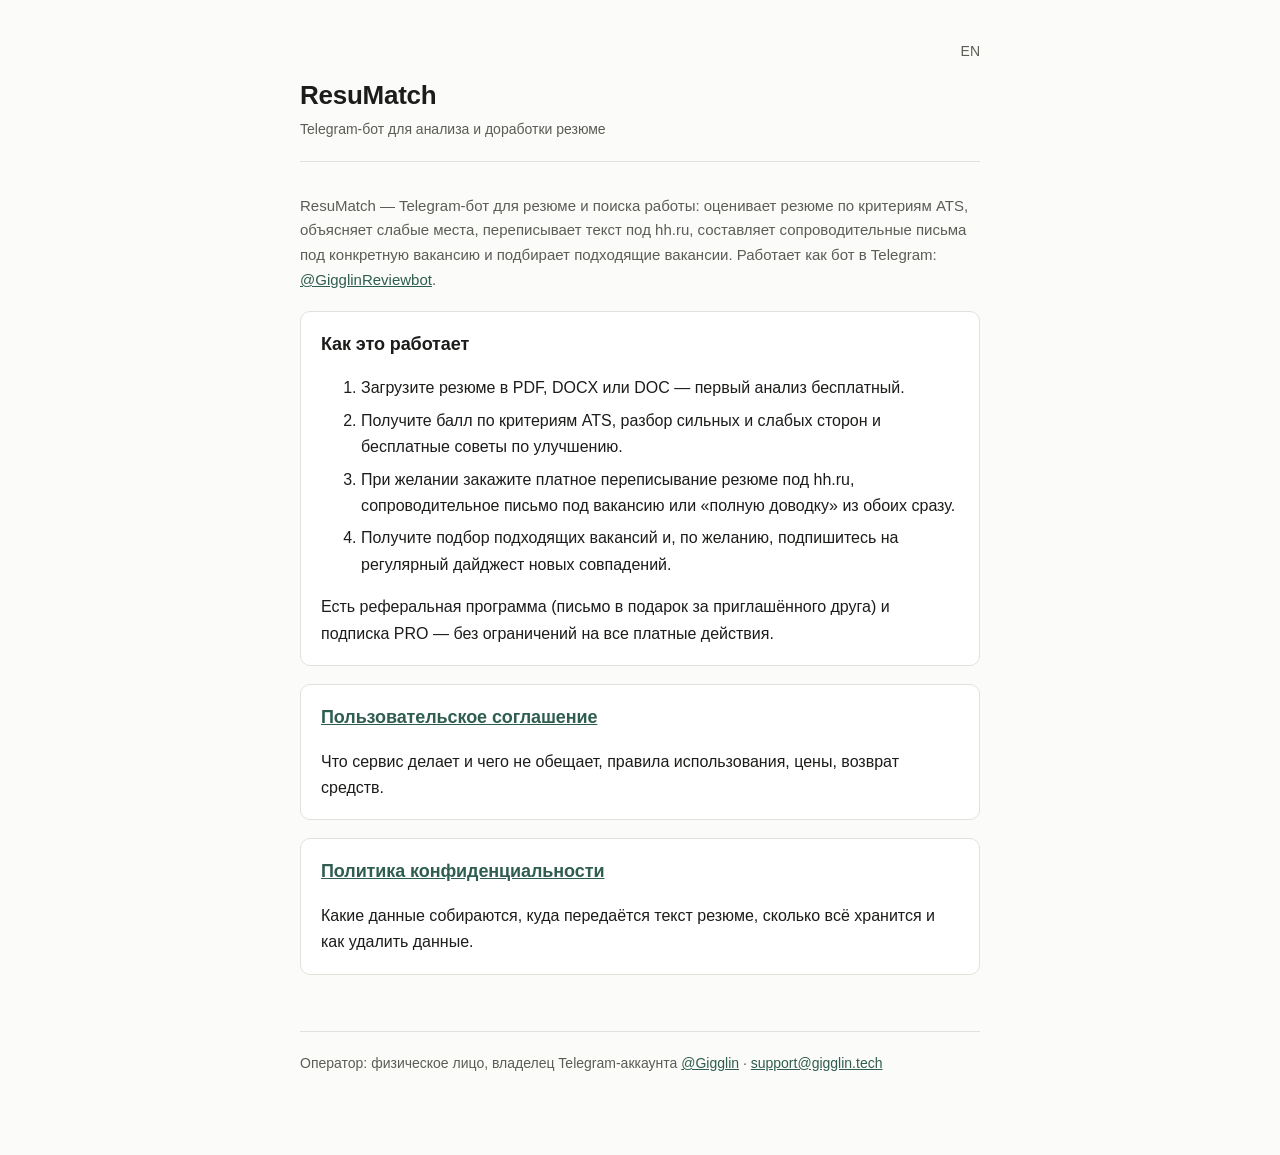
<file: index.html>
<!doctype html>
<html lang="ru">
<head>
<meta charset="utf-8">
<meta name="viewport" content="width=device-width, initial-scale=1">
<title>ResuMatch — документы</title>
<link rel="stylesheet" href="style.css">
</head>
<body>
<div class="wrap">
<header>
  <div class="header-row">
    <a class="lang" href="./index-en.html">EN</a>
  </div>
  <h1>ResuMatch</h1>
  <p class="updated">Telegram-бот для анализа и доработки резюме</p>
</header>

<p class="lead">ResuMatch — Telegram-бот для резюме и поиска работы: оценивает резюме по критериям ATS, объясняет слабые места, переписывает текст под hh.ru, составляет сопроводительные письма под конкретную вакансию и подбирает подходящие вакансии. Работает как бот в Telegram: <a href="https://t.me/GigglinReviewbot">@GigglinReviewbot</a>.</p>

<div class="card">
  <h2>Как это работает</h2>
  <ol>
    <li>Загрузите резюме в PDF, DOCX или DOC — первый анализ бесплатный.</li>
    <li>Получите балл по критериям ATS, разбор сильных и слабых сторон и бесплатные советы по улучшению.</li>
    <li>При желании закажите платное переписывание резюме под hh.ru, сопроводительное письмо под вакансию или «полную доводку» из обоих сразу.</li>
    <li>Получите подбор подходящих вакансий и, по желанию, подпишитесь на регулярный дайджест новых совпадений.</li>
  </ol>
  <p>Есть реферальная программа (письмо в подарок за приглашённого друга) и подписка PRO — без ограничений на все платные действия.</p>
</div>

<div class="card">
  <h2><a href="./terms.html">Пользовательское соглашение</a></h2>
  <p>Что сервис делает и чего не обещает, правила использования, цены, возврат средств.</p>
</div>

<div class="card">
  <h2><a href="./privacy.html">Политика конфиденциальности</a></h2>
  <p>Какие данные собираются, куда передаётся текст резюме, сколько всё хранится и как удалить данные.</p>
</div>

<footer>
  Оператор: физическое лицо, владелец Telegram-аккаунта <a href="https://t.me/Gigglin">@Gigglin</a> · <a href="mailto:support@gigglin.tech">support@gigglin.tech</a>
</footer>
</div>
</body>
</html>
</file>
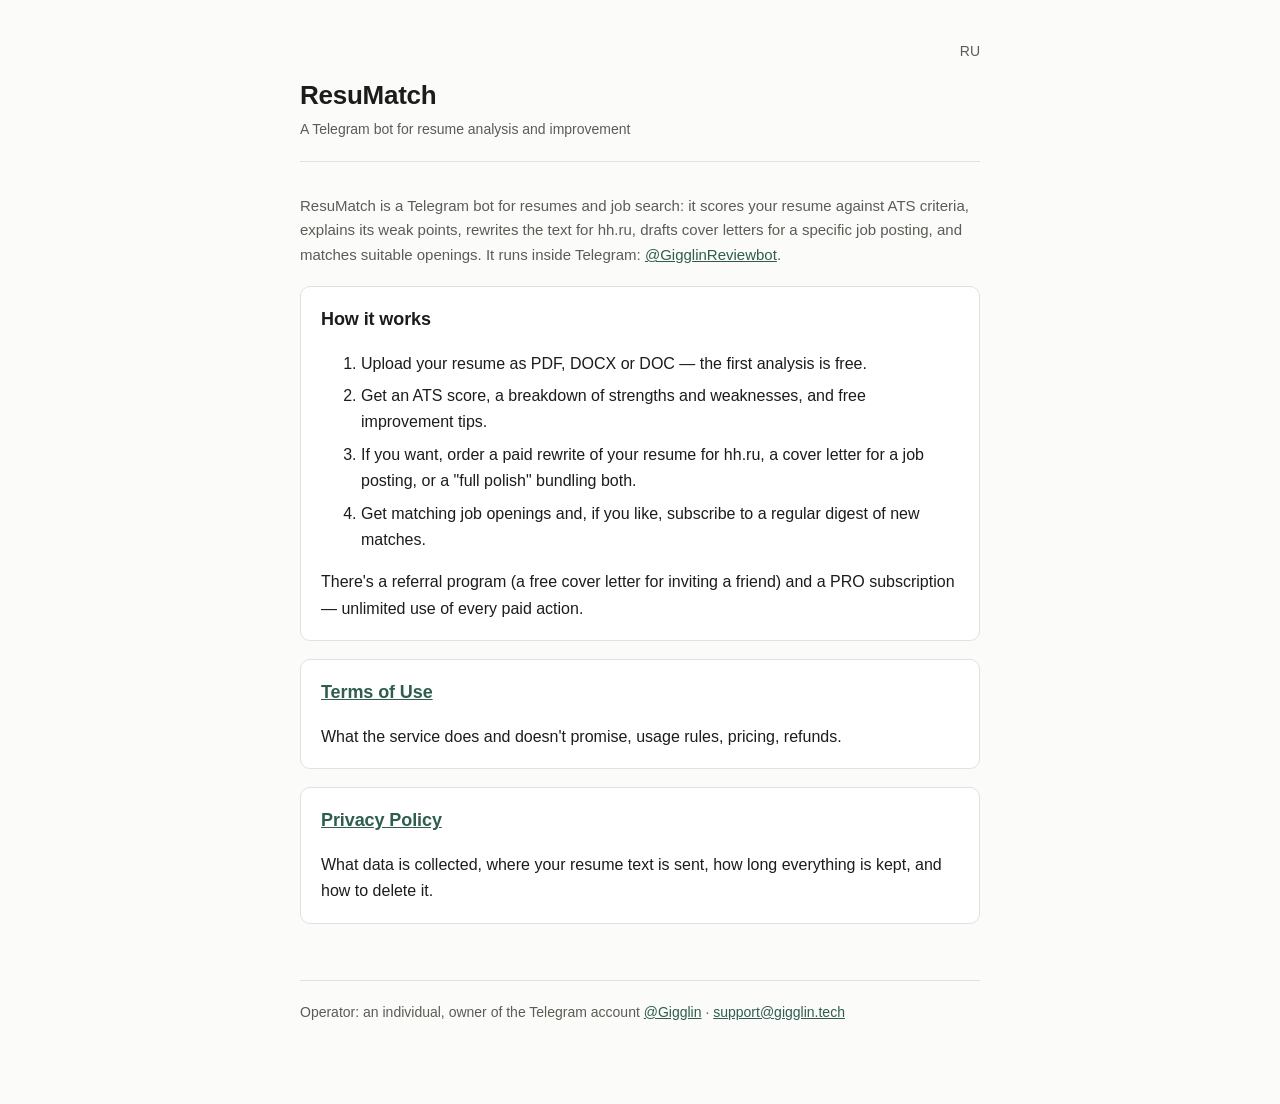
<file: index-en.html>
<!doctype html>
<html lang="en">
<head>
<meta charset="utf-8">
<meta name="viewport" content="width=device-width, initial-scale=1">
<title>ResuMatch — Documents</title>
<link rel="stylesheet" href="style.css">
</head>
<body>
<div class="wrap">
<header>
  <div class="header-row">
    <a class="lang" href="./index.html">RU</a>
  </div>
  <h1>ResuMatch</h1>
  <p class="updated">A Telegram bot for resume analysis and improvement</p>
</header>

<p class="lead">ResuMatch is a Telegram bot for resumes and job search: it scores your resume against ATS criteria, explains its weak points, rewrites the text for hh.ru, drafts cover letters for a specific job posting, and matches suitable openings. It runs inside Telegram: <a href="https://t.me/GigglinReviewbot">@GigglinReviewbot</a>.</p>

<div class="card">
  <h2>How it works</h2>
  <ol>
    <li>Upload your resume as PDF, DOCX or DOC — the first analysis is free.</li>
    <li>Get an ATS score, a breakdown of strengths and weaknesses, and free improvement tips.</li>
    <li>If you want, order a paid rewrite of your resume for hh.ru, a cover letter for a job posting, or a "full polish" bundling both.</li>
    <li>Get matching job openings and, if you like, subscribe to a regular digest of new matches.</li>
  </ol>
  <p>There's a referral program (a free cover letter for inviting a friend) and a PRO subscription — unlimited use of every paid action.</p>
</div>

<div class="card">
  <h2><a href="./terms-en.html">Terms of Use</a></h2>
  <p>What the service does and doesn't promise, usage rules, pricing, refunds.</p>
</div>

<div class="card">
  <h2><a href="./privacy-en.html">Privacy Policy</a></h2>
  <p>What data is collected, where your resume text is sent, how long everything is kept, and how to delete it.</p>
</div>

<footer>
  Operator: an individual, owner of the Telegram account <a href="https://t.me/Gigglin">@Gigglin</a> · <a href="mailto:support@gigglin.tech">support@gigglin.tech</a>
</footer>
</div>
</body>
</html>
</file>
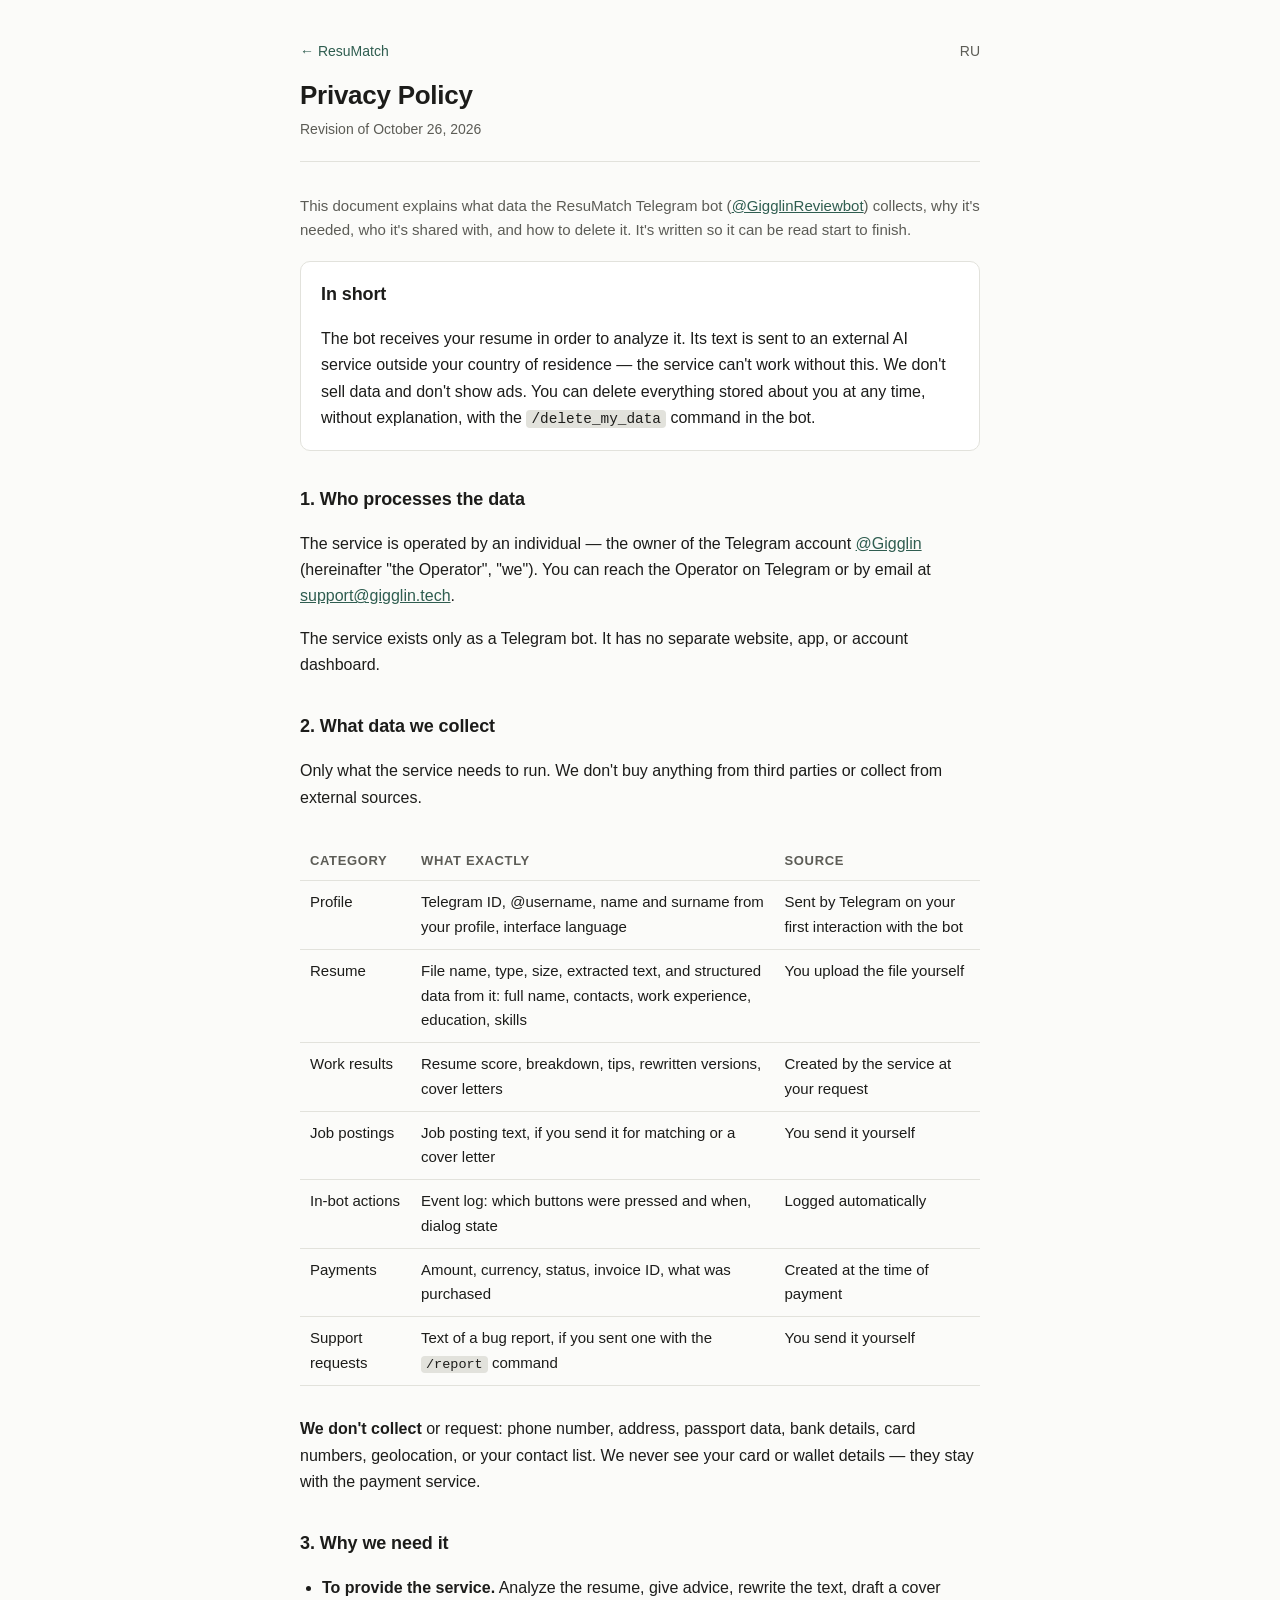
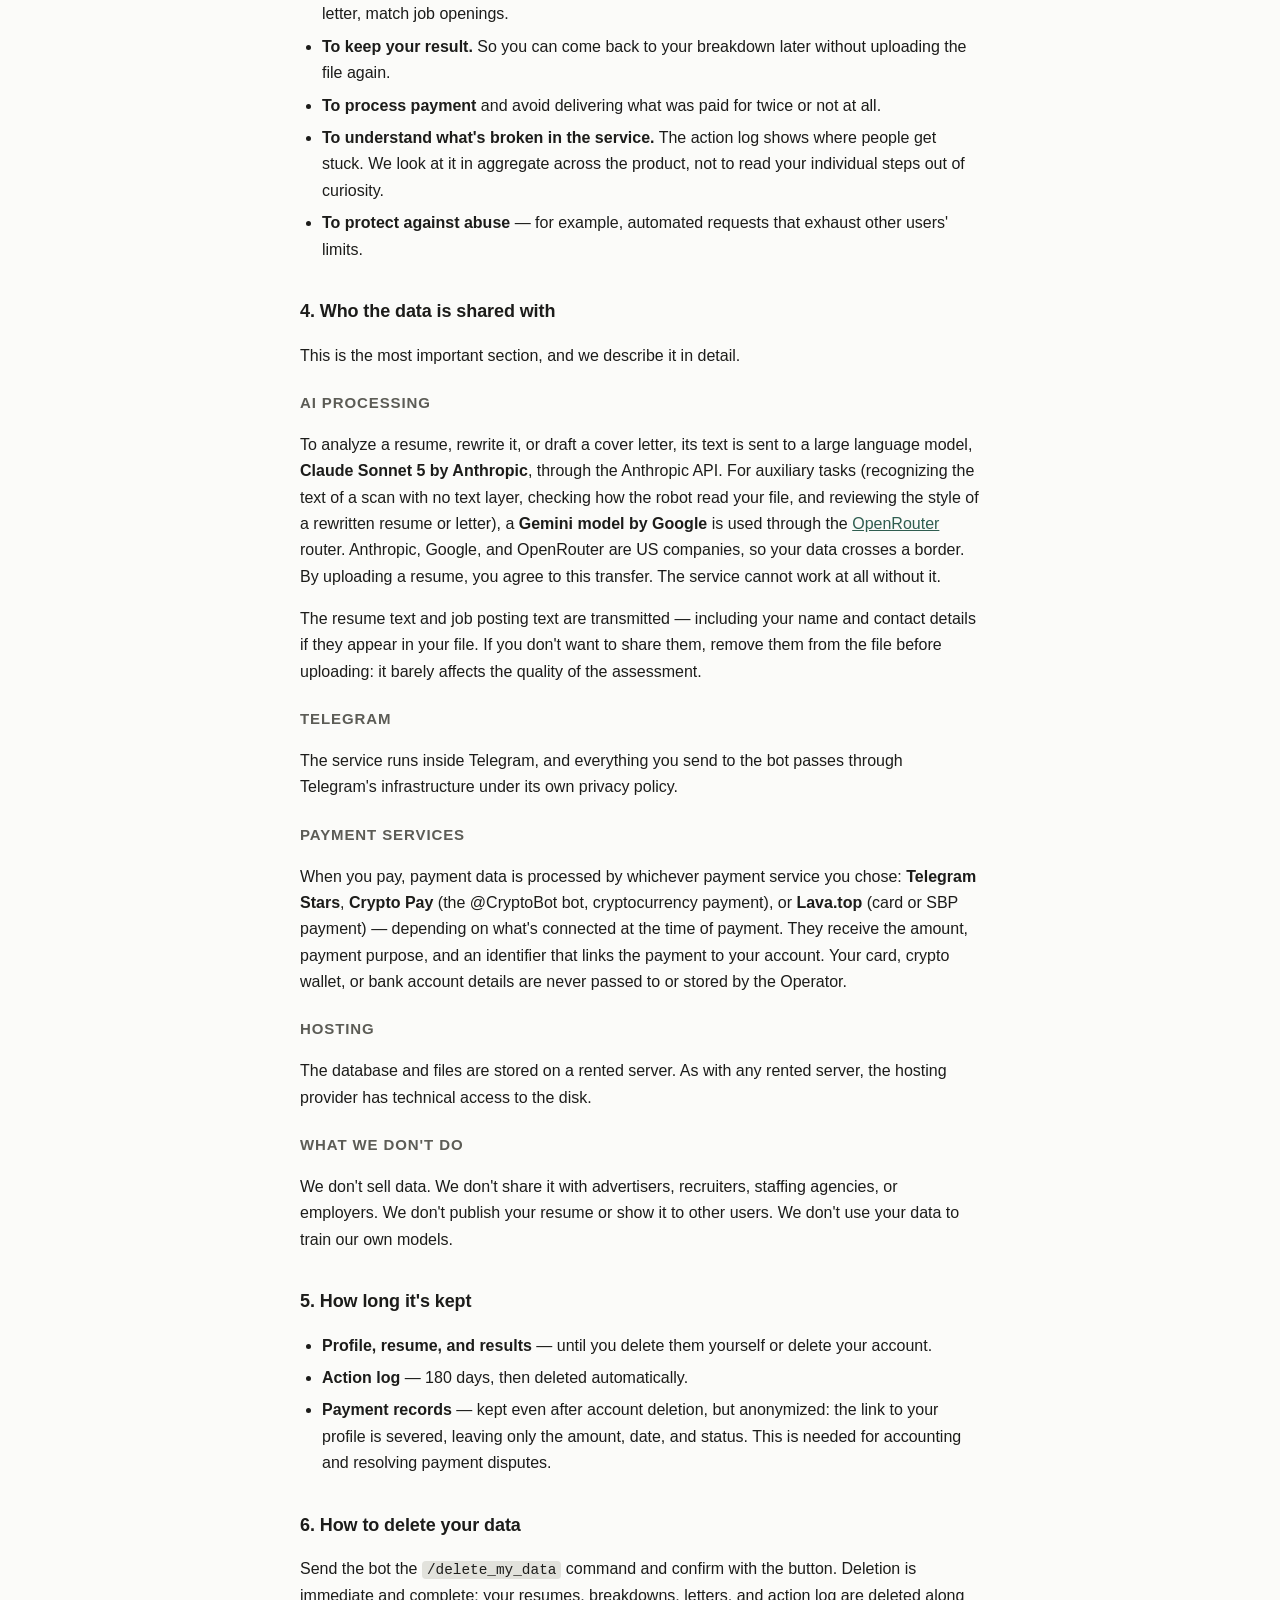
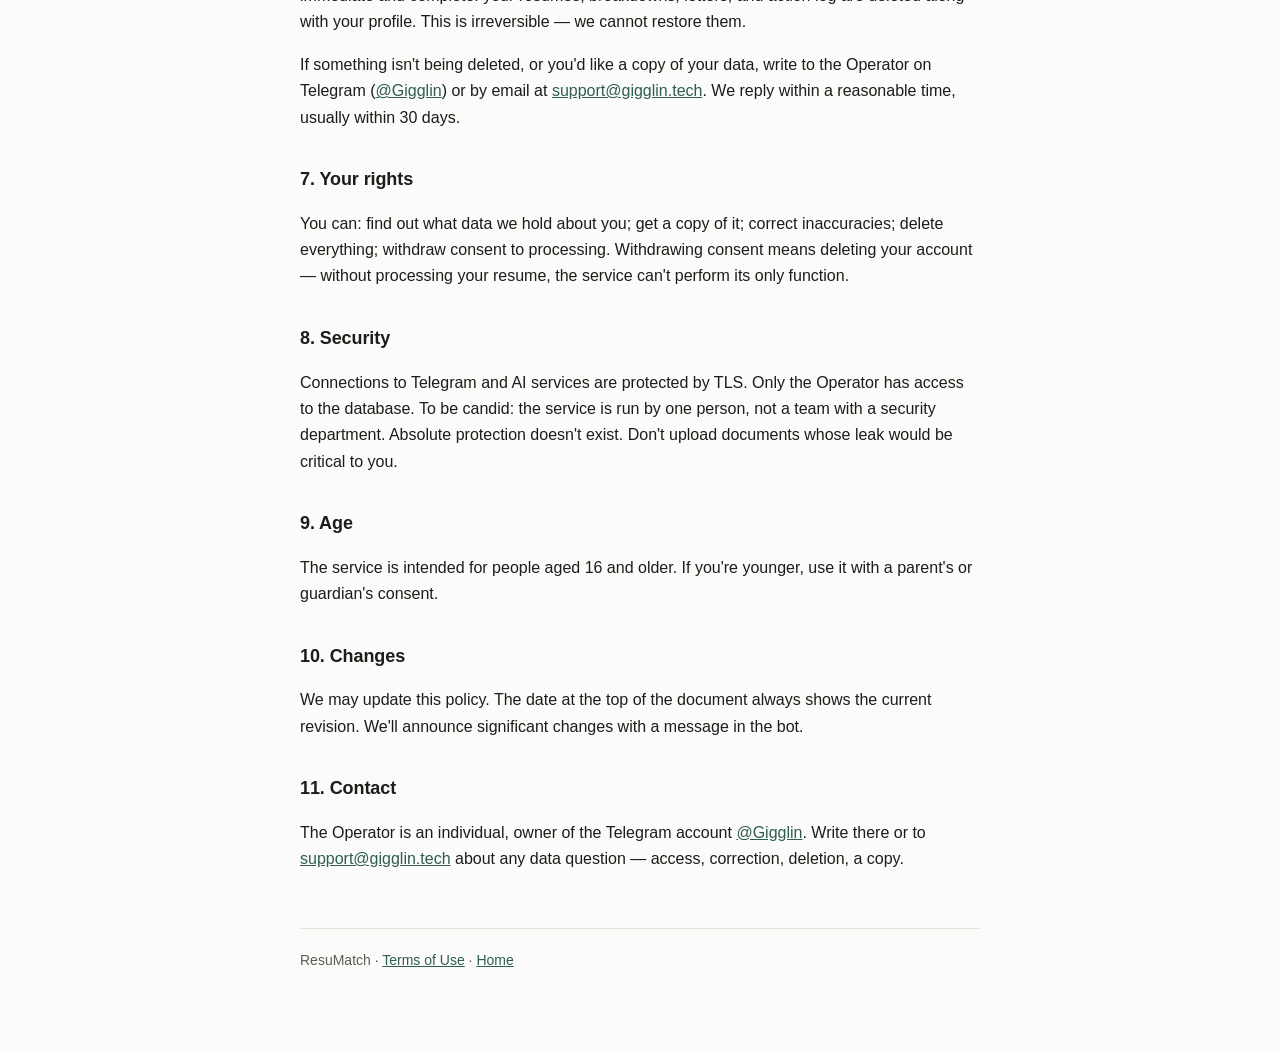
<file: privacy-en.html>
<!doctype html>
<html lang="en">
<head>
<meta charset="utf-8">
<meta name="viewport" content="width=device-width, initial-scale=1">
<title>Privacy Policy — ResuMatch</title>
<link rel="stylesheet" href="style.css">
</head>
<body>
<div class="wrap">
<header>
  <div class="header-row">
    <a class="home" href="./index-en.html">← ResuMatch</a>
    <a class="lang" href="./privacy.html">RU</a>
  </div>
  <h1>Privacy Policy</h1>
  <p class="updated">Revision of October 26, 2026</p>
</header>

<p class="lead">This document explains what data the ResuMatch Telegram bot (<a href="https://t.me/GigglinReviewbot">@GigglinReviewbot</a>) collects, why it's needed, who it's shared with, and how to delete it. It's written so it can be read start to finish.</p>

<div class="card">
  <h2>In short</h2>
  <p>The bot receives your resume in order to analyze it. Its text is sent to an external AI service outside your country of residence — the service can't work without this. We don't sell data and don't show ads. You can delete everything stored about you at any time, without explanation, with the <code>/delete_my_data</code> command in the bot.</p>
</div>

<h2>1. Who processes the data</h2>
<p>The service is operated by an individual — the owner of the Telegram account <a href="https://t.me/Gigglin">@Gigglin</a> (hereinafter "the Operator", "we"). You can reach the Operator on Telegram or by email at <a href="mailto:support@gigglin.tech">support@gigglin.tech</a>.</p>
<p>The service exists only as a Telegram bot. It has no separate website, app, or account dashboard.</p>

<h2>2. What data we collect</h2>
<p>Only what the service needs to run. We don't buy anything from third parties or collect from external sources.</p>

<div class="scroll">
<table>
<thead><tr><th>Category</th><th>What exactly</th><th>Source</th></tr></thead>
<tbody>
<tr><td>Profile</td><td>Telegram ID, @username, name and surname from your profile, interface language</td><td>Sent by Telegram on your first interaction with the bot</td></tr>
<tr><td>Resume</td><td>File name, type, size, extracted text, and structured data from it: full name, contacts, work experience, education, skills</td><td>You upload the file yourself</td></tr>
<tr><td>Work results</td><td>Resume score, breakdown, tips, rewritten versions, cover letters</td><td>Created by the service at your request</td></tr>
<tr><td>Job postings</td><td>Job posting text, if you send it for matching or a cover letter</td><td>You send it yourself</td></tr>
<tr><td>In-bot actions</td><td>Event log: which buttons were pressed and when, dialog state</td><td>Logged automatically</td></tr>
<tr><td>Payments</td><td>Amount, currency, status, invoice ID, what was purchased</td><td>Created at the time of payment</td></tr>
<tr><td>Support requests</td><td>Text of a bug report, if you sent one with the <code>/report</code> command</td><td>You send it yourself</td></tr>
</tbody>
</table>
</div>

<p><strong>We don't collect</strong> or request: phone number, address, passport data, bank details, card numbers, geolocation, or your contact list. We never see your card or wallet details — they stay with the payment service.</p>

<h2>3. Why we need it</h2>
<ul>
  <li><strong>To provide the service.</strong> Analyze the resume, give advice, rewrite the text, draft a cover letter, match job openings.</li>
  <li><strong>To keep your result.</strong> So you can come back to your breakdown later without uploading the file again.</li>
  <li><strong>To process payment</strong> and avoid delivering what was paid for twice or not at all.</li>
  <li><strong>To understand what's broken in the service.</strong> The action log shows where people get stuck. We look at it in aggregate across the product, not to read your individual steps out of curiosity.</li>
  <li><strong>To protect against abuse</strong> — for example, automated requests that exhaust other users' limits.</li>
</ul>

<h2>4. Who the data is shared with</h2>
<p>This is the most important section, and we describe it in detail.</p>

<h3>AI processing</h3>
<p>To analyze a resume, rewrite it, or draft a cover letter, its text is sent to a large language model, <strong>Claude Sonnet 5 by Anthropic</strong>, through the Anthropic API. For auxiliary tasks (recognizing the text of a scan with no text layer, checking how the robot read your file, and reviewing the style of a rewritten resume or letter), a <strong>Gemini model by Google</strong> is used through the <a href="https://openrouter.ai/">OpenRouter</a> router. Anthropic, Google, and OpenRouter are US companies, so your data crosses a border. By uploading a resume, you agree to this transfer. The service cannot work at all without it.</p>
<p>The resume text and job posting text are transmitted — including your name and contact details if they appear in your file. If you don't want to share them, remove them from the file before uploading: it barely affects the quality of the assessment.</p>

<h3>Telegram</h3>
<p>The service runs inside Telegram, and everything you send to the bot passes through Telegram's infrastructure under its own privacy policy.</p>

<h3>Payment services</h3>
<p>When you pay, payment data is processed by whichever payment service you chose: <strong>Telegram Stars</strong>, <strong>Crypto Pay</strong> (the @CryptoBot bot, cryptocurrency payment), or <strong>Lava.top</strong> (card or SBP payment) — depending on what's connected at the time of payment. They receive the amount, payment purpose, and an identifier that links the payment to your account. Your card, crypto wallet, or bank account details are never passed to or stored by the Operator.</p>

<h3>Hosting</h3>
<p>The database and files are stored on a rented server. As with any rented server, the hosting provider has technical access to the disk.</p>

<h3>What we don't do</h3>
<p>We don't sell data. We don't share it with advertisers, recruiters, staffing agencies, or employers. We don't publish your resume or show it to other users. We don't use your data to train our own models.</p>

<h2>5. How long it's kept</h2>
<ul>
  <li><strong>Profile, resume, and results</strong> — until you delete them yourself or delete your account.</li>
  <li><strong>Action log</strong> — 180 days, then deleted automatically.</li>
  <li><strong>Payment records</strong> — kept even after account deletion, but anonymized: the link to your profile is severed, leaving only the amount, date, and status. This is needed for accounting and resolving payment disputes.</li>
</ul>

<h2>6. How to delete your data</h2>
<p>Send the bot the <code>/delete_my_data</code> command and confirm with the button. Deletion is immediate and complete: your resumes, breakdowns, letters, and action log are deleted along with your profile. This is irreversible — we cannot restore them.</p>
<p>If something isn't being deleted, or you'd like a copy of your data, write to the Operator on Telegram (<a href="https://t.me/Gigglin">@Gigglin</a>) or by email at <a href="mailto:support@gigglin.tech">support@gigglin.tech</a>. We reply within a reasonable time, usually within 30 days.</p>

<h2>7. Your rights</h2>
<p>You can: find out what data we hold about you; get a copy of it; correct inaccuracies; delete everything; withdraw consent to processing. Withdrawing consent means deleting your account — without processing your resume, the service can't perform its only function.</p>

<h2>8. Security</h2>
<p>Connections to Telegram and AI services are protected by TLS. Only the Operator has access to the database. To be candid: the service is run by one person, not a team with a security department. Absolute protection doesn't exist. Don't upload documents whose leak would be critical to you.</p>

<h2>9. Age</h2>
<p>The service is intended for people aged 16 and older. If you're younger, use it with a parent's or guardian's consent.</p>

<h2>10. Changes</h2>
<p>We may update this policy. The date at the top of the document always shows the current revision. We'll announce significant changes with a message in the bot.</p>

<h2>11. Contact</h2>
<p>The Operator is an individual, owner of the Telegram account <a href="https://t.me/Gigglin">@Gigglin</a>. Write there or to <a href="mailto:support@gigglin.tech">support@gigglin.tech</a> about any data question — access, correction, deletion, a copy.</p>

<footer>
  ResuMatch · <a href="./terms-en.html">Terms of Use</a> · <a href="./index-en.html">Home</a>
</footer>
</div>
</body>
</html>
</file>
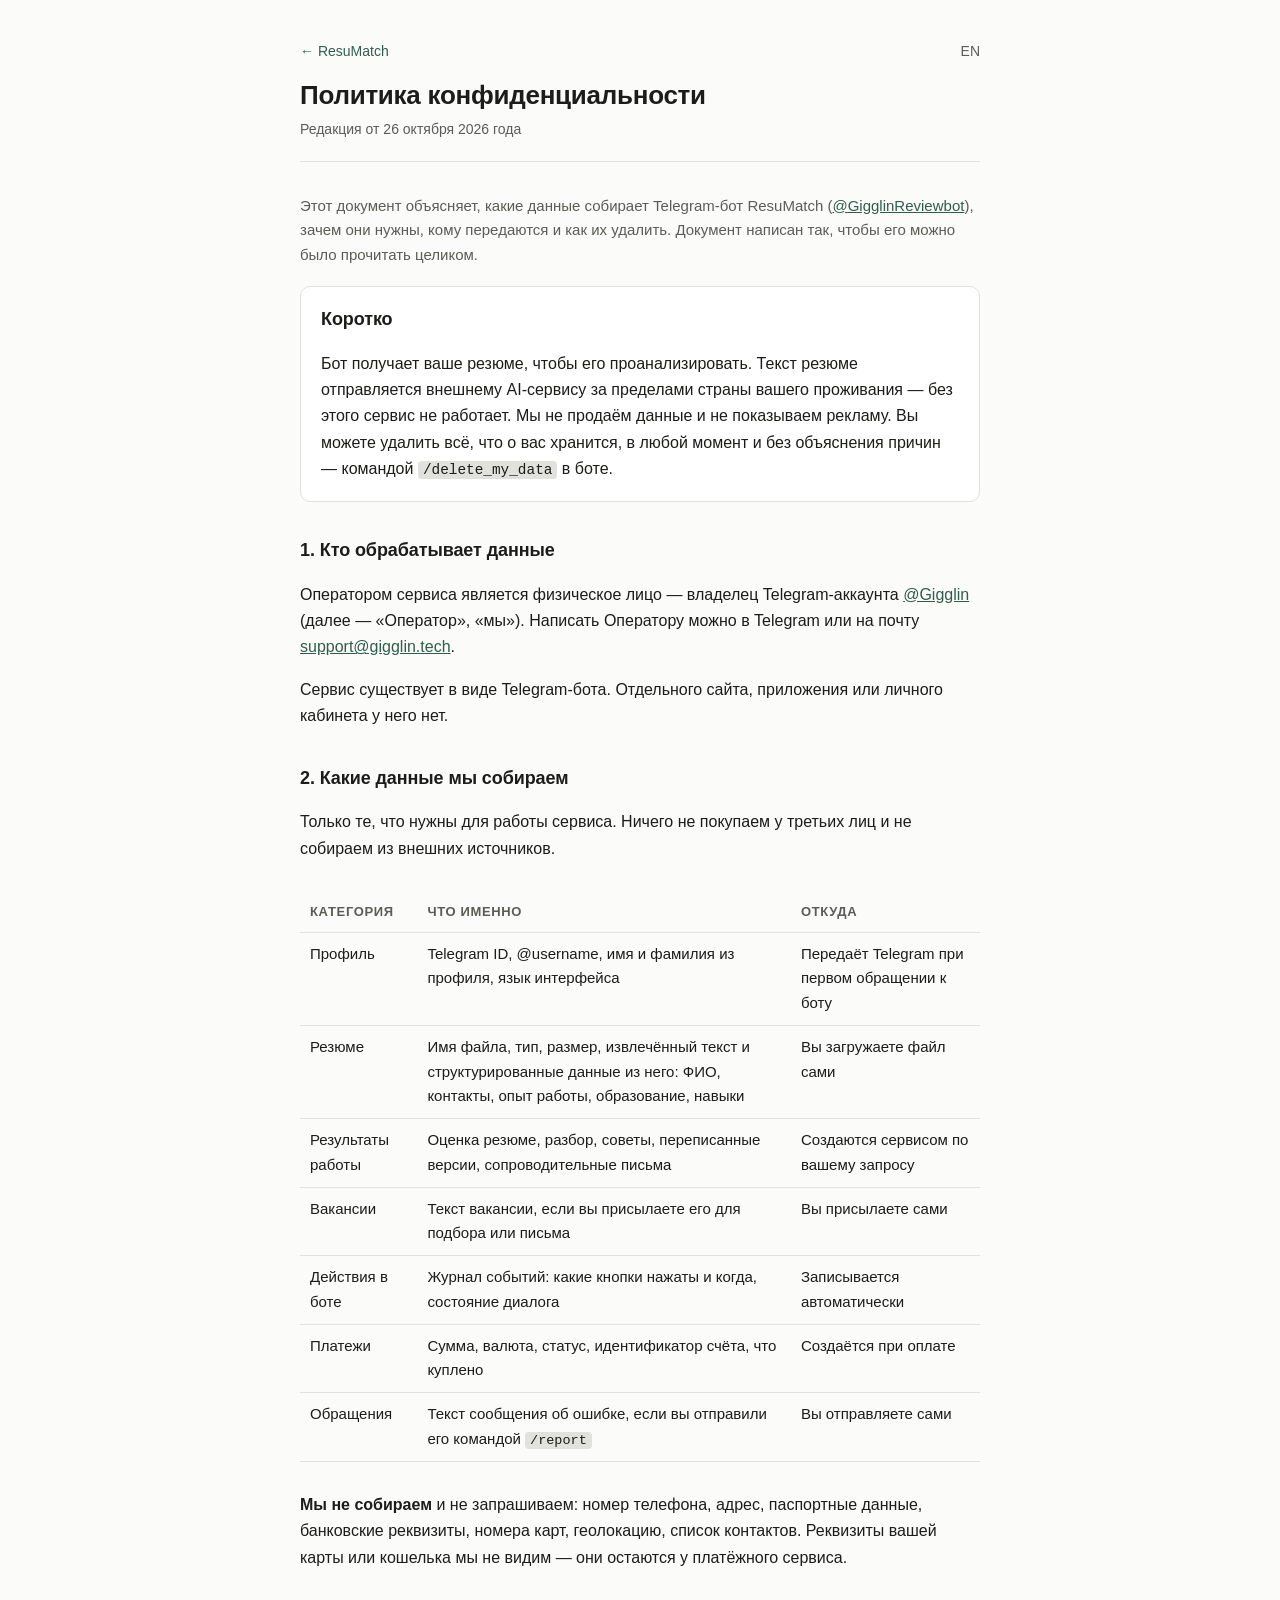
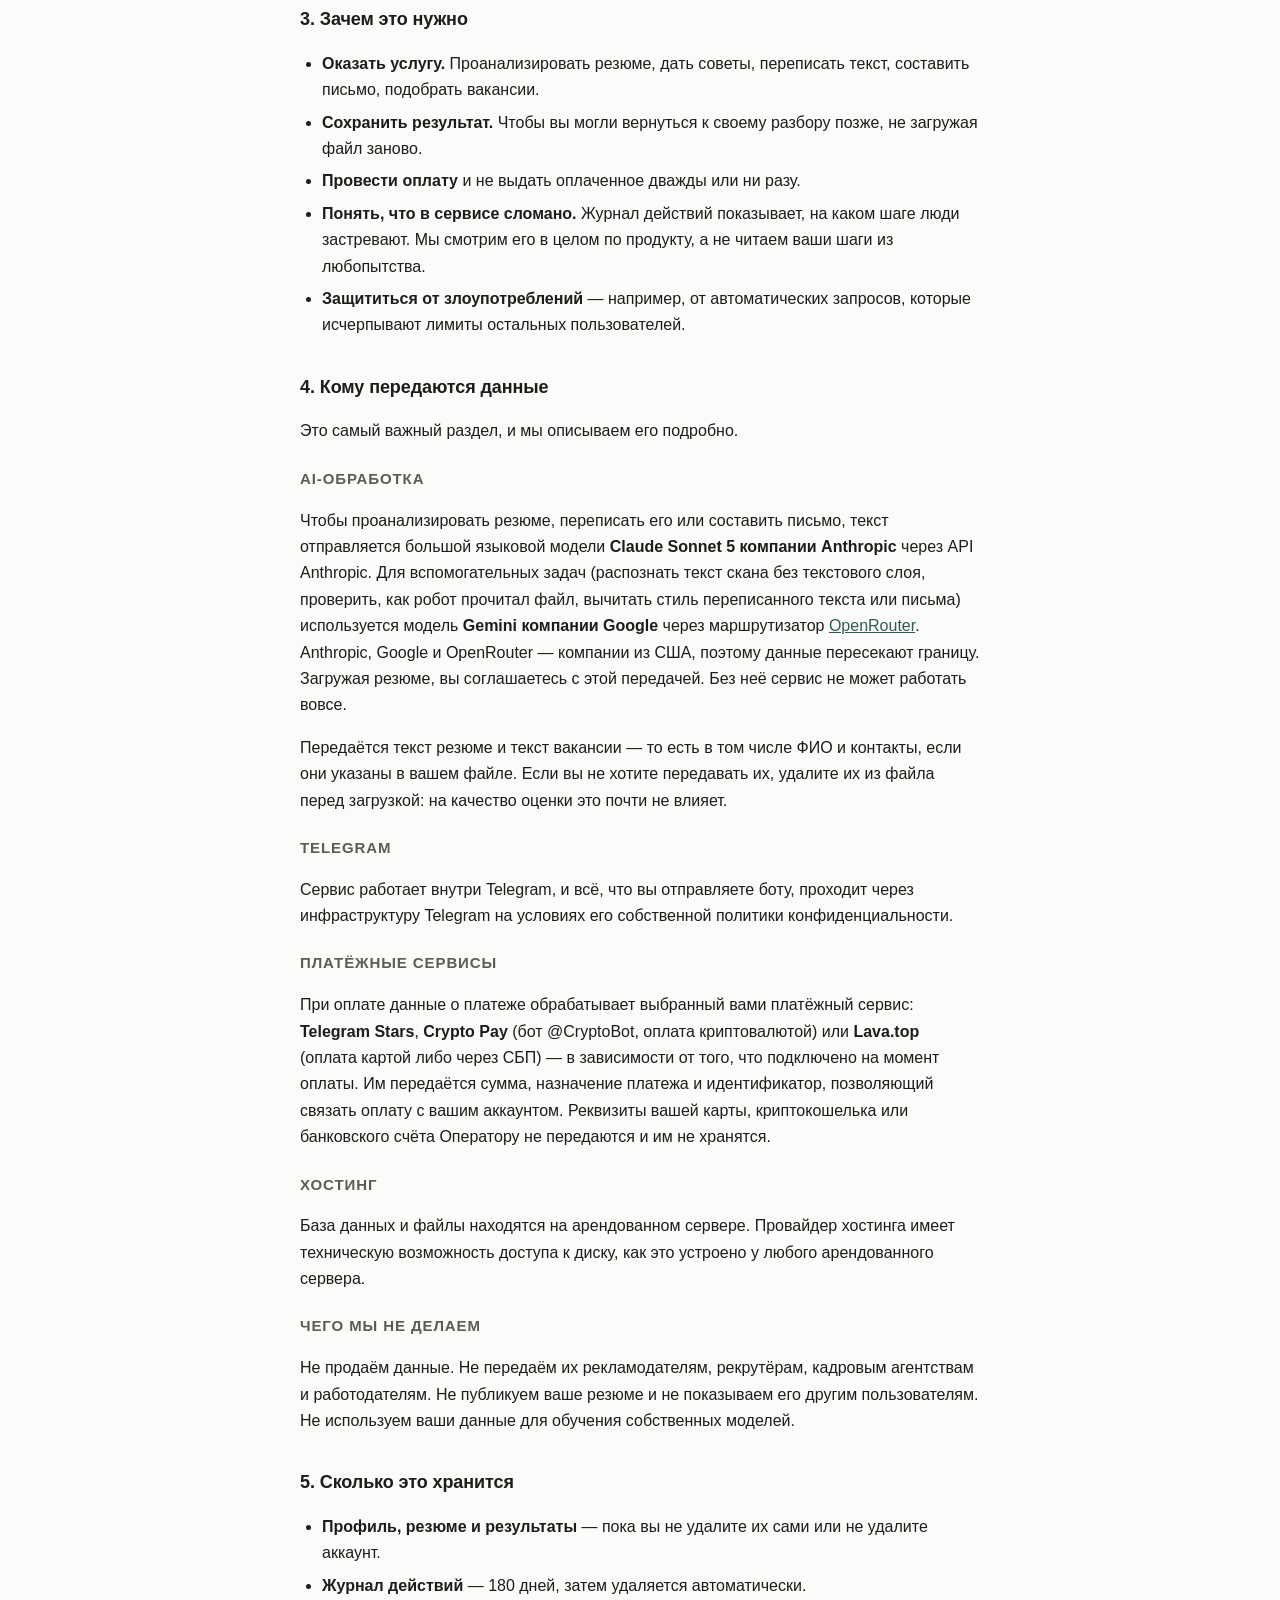
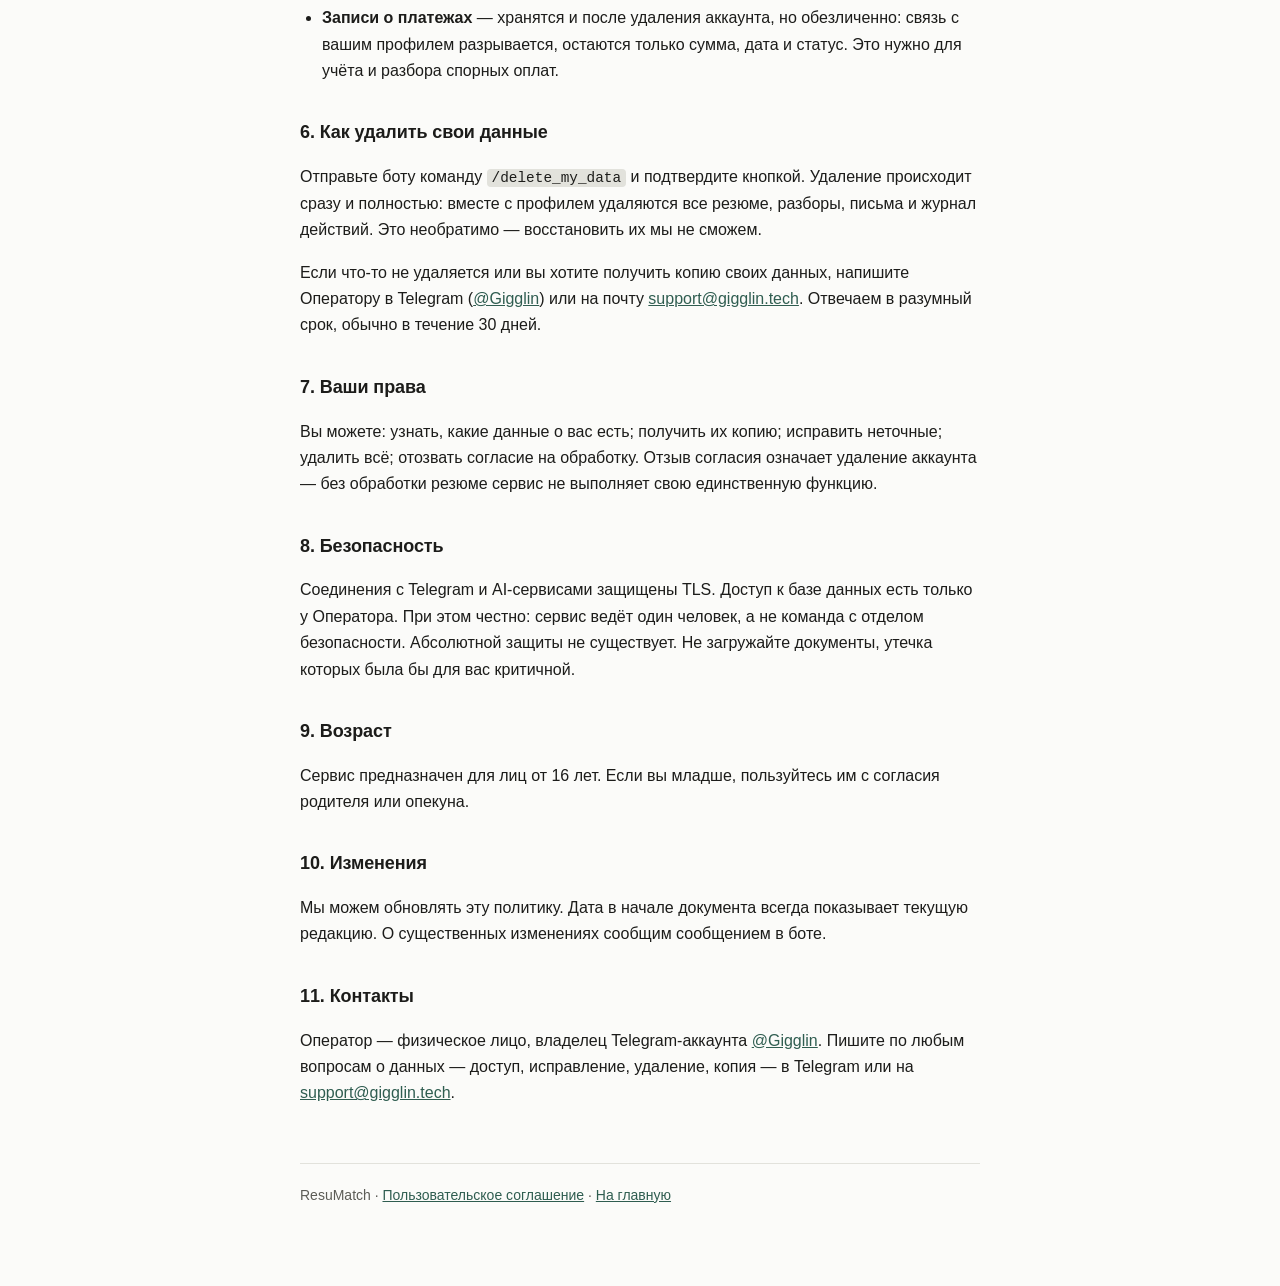
<file: privacy.html>
<!doctype html>
<html lang="ru">
<head>
<meta charset="utf-8">
<meta name="viewport" content="width=device-width, initial-scale=1">
<title>Политика конфиденциальности — ResuMatch</title>
<link rel="stylesheet" href="style.css">
</head>
<body>
<div class="wrap">
<header>
  <div class="header-row">
    <a class="home" href="./">← ResuMatch</a>
    <a class="lang" href="./privacy-en.html">EN</a>
  </div>
  <h1>Политика конфиденциальности</h1>
  <p class="updated">Редакция от 26 октября 2026 года</p>
</header>

<p class="lead">Этот документ объясняет, какие данные собирает Telegram-бот ResuMatch (<a href="https://t.me/GigglinReviewbot">@GigglinReviewbot</a>), зачем они нужны, кому передаются и как их удалить. Документ написан так, чтобы его можно было прочитать целиком.</p>

<div class="card">
  <h2>Коротко</h2>
  <p>Бот получает ваше резюме, чтобы его проанализировать. Текст резюме отправляется внешнему AI-сервису за пределами страны вашего проживания — без этого сервис не работает. Мы не продаём данные и не показываем рекламу. Вы можете удалить всё, что о вас хранится, в любой момент и без объяснения причин — командой <code>/delete_my_data</code> в боте.</p>
</div>

<h2>1. Кто обрабатывает данные</h2>
<p>Оператором сервиса является физическое лицо — владелец Telegram-аккаунта <a href="https://t.me/Gigglin">@Gigglin</a> (далее — «Оператор», «мы»). Написать Оператору можно в Telegram или на почту <a href="mailto:support@gigglin.tech">support@gigglin.tech</a>.</p>
<p>Сервис существует в виде Telegram-бота. Отдельного сайта, приложения или личного кабинета у него нет.</p>

<h2>2. Какие данные мы собираем</h2>
<p>Только те, что нужны для работы сервиса. Ничего не покупаем у третьих лиц и не собираем из внешних источников.</p>

<div class="scroll">
<table>
<thead><tr><th>Категория</th><th>Что именно</th><th>Откуда</th></tr></thead>
<tbody>
<tr><td>Профиль</td><td>Telegram ID, @username, имя и фамилия из профиля, язык интерфейса</td><td>Передаёт Telegram при первом обращении к боту</td></tr>
<tr><td>Резюме</td><td>Имя файла, тип, размер, извлечённый текст и структурированные данные из него: ФИО, контакты, опыт работы, образование, навыки</td><td>Вы загружаете файл сами</td></tr>
<tr><td>Результаты работы</td><td>Оценка резюме, разбор, советы, переписанные версии, сопроводительные письма</td><td>Создаются сервисом по вашему запросу</td></tr>
<tr><td>Вакансии</td><td>Текст вакансии, если вы присылаете его для подбора или письма</td><td>Вы присылаете сами</td></tr>
<tr><td>Действия в боте</td><td>Журнал событий: какие кнопки нажаты и когда, состояние диалога</td><td>Записывается автоматически</td></tr>
<tr><td>Платежи</td><td>Сумма, валюта, статус, идентификатор счёта, что куплено</td><td>Создаётся при оплате</td></tr>
<tr><td>Обращения</td><td>Текст сообщения об ошибке, если вы отправили его командой <code>/report</code></td><td>Вы отправляете сами</td></tr>
</tbody>
</table>
</div>

<p><strong>Мы не собираем</strong> и не запрашиваем: номер телефона, адрес, паспортные данные, банковские реквизиты, номера карт, геолокацию, список контактов. Реквизиты вашей карты или кошелька мы не видим — они остаются у платёжного сервиса.</p>

<h2>3. Зачем это нужно</h2>
<ul>
  <li><strong>Оказать услугу.</strong> Проанализировать резюме, дать советы, переписать текст, составить письмо, подобрать вакансии.</li>
  <li><strong>Сохранить результат.</strong> Чтобы вы могли вернуться к своему разбору позже, не загружая файл заново.</li>
  <li><strong>Провести оплату</strong> и не выдать оплаченное дважды или ни разу.</li>
  <li><strong>Понять, что в сервисе сломано.</strong> Журнал действий показывает, на каком шаге люди застревают. Мы смотрим его в целом по продукту, а не читаем ваши шаги из любопытства.</li>
  <li><strong>Защититься от злоупотреблений</strong> — например, от автоматических запросов, которые исчерпывают лимиты остальных пользователей.</li>
</ul>

<h2>4. Кому передаются данные</h2>
<p>Это самый важный раздел, и мы описываем его подробно.</p>

<h3>AI-обработка</h3>
<p>Чтобы проанализировать резюме, переписать его или составить письмо, текст отправляется большой языковой модели <strong>Claude Sonnet 5 компании Anthropic</strong> через API Anthropic. Для вспомогательных задач (распознать текст скана без текстового слоя, проверить, как робот прочитал файл, вычитать стиль переписанного текста или письма) используется модель <strong>Gemini компании Google</strong> через маршрутизатор <a href="https://openrouter.ai/">OpenRouter</a>. Anthropic, Google и OpenRouter — компании из США, поэтому данные пересекают границу. Загружая резюме, вы соглашаетесь с этой передачей. Без неё сервис не может работать вовсе.</p>
<p>Передаётся текст резюме и текст вакансии — то есть в том числе ФИО и контакты, если они указаны в вашем файле. Если вы не хотите передавать их, удалите их из файла перед загрузкой: на качество оценки это почти не влияет.</p>

<h3>Telegram</h3>
<p>Сервис работает внутри Telegram, и всё, что вы отправляете боту, проходит через инфраструктуру Telegram на условиях его собственной политики конфиденциальности.</p>

<h3>Платёжные сервисы</h3>
<p>При оплате данные о платеже обрабатывает выбранный вами платёжный сервис: <strong>Telegram Stars</strong>, <strong>Crypto Pay</strong> (бот @CryptoBot, оплата криптовалютой) или <strong>Lava.top</strong> (оплата картой либо через СБП) — в зависимости от того, что подключено на момент оплаты. Им передаётся сумма, назначение платежа и идентификатор, позволяющий связать оплату с вашим аккаунтом. Реквизиты вашей карты, криптокошелька или банковского счёта Оператору не передаются и им не хранятся.</p>

<h3>Хостинг</h3>
<p>База данных и файлы находятся на арендованном сервере. Провайдер хостинга имеет техническую возможность доступа к диску, как это устроено у любого арендованного сервера.</p>

<h3>Чего мы не делаем</h3>
<p>Не продаём данные. Не передаём их рекламодателям, рекрутёрам, кадровым агентствам и работодателям. Не публикуем ваше резюме и не показываем его другим пользователям. Не используем ваши данные для обучения собственных моделей.</p>

<h2>5. Сколько это хранится</h2>
<ul>
  <li><strong>Профиль, резюме и результаты</strong> — пока вы не удалите их сами или не удалите аккаунт.</li>
  <li><strong>Журнал действий</strong> — 180 дней, затем удаляется автоматически.</li>
  <li><strong>Записи о платежах</strong> — хранятся и после удаления аккаунта, но обезличенно: связь с вашим профилем разрывается, остаются только сумма, дата и статус. Это нужно для учёта и разбора спорных оплат.</li>
</ul>

<h2>6. Как удалить свои данные</h2>
<p>Отправьте боту команду <code>/delete_my_data</code> и подтвердите кнопкой. Удаление происходит сразу и полностью: вместе с профилем удаляются все резюме, разборы, письма и журнал действий. Это необратимо — восстановить их мы не сможем.</p>
<p>Если что-то не удаляется или вы хотите получить копию своих данных, напишите Оператору в Telegram (<a href="https://t.me/Gigglin">@Gigglin</a>) или на почту <a href="mailto:support@gigglin.tech">support@gigglin.tech</a>. Отвечаем в разумный срок, обычно в течение 30 дней.</p>

<h2>7. Ваши права</h2>
<p>Вы можете: узнать, какие данные о вас есть; получить их копию; исправить неточные; удалить всё; отозвать согласие на обработку. Отзыв согласия означает удаление аккаунта — без обработки резюме сервис не выполняет свою единственную функцию.</p>

<h2>8. Безопасность</h2>
<p>Соединения с Telegram и AI-сервисами защищены TLS. Доступ к базе данных есть только у Оператора. При этом честно: сервис ведёт один человек, а не команда с отделом безопасности. Абсолютной защиты не существует. Не загружайте документы, утечка которых была бы для вас критичной.</p>

<h2>9. Возраст</h2>
<p>Сервис предназначен для лиц от 16 лет. Если вы младше, пользуйтесь им с согласия родителя или опекуна.</p>

<h2>10. Изменения</h2>
<p>Мы можем обновлять эту политику. Дата в начале документа всегда показывает текущую редакцию. О существенных изменениях сообщим сообщением в боте.</p>

<h2>11. Контакты</h2>
<p>Оператор — физическое лицо, владелец Telegram-аккаунта <a href="https://t.me/Gigglin">@Gigglin</a>. Пишите по любым вопросам о данных — доступ, исправление, удаление, копия — в Telegram или на <a href="mailto:support@gigglin.tech">support@gigglin.tech</a>.</p>

<footer>
  ResuMatch · <a href="./terms.html">Пользовательское соглашение</a> · <a href="./">На главную</a>
</footer>
</div>
</body>
</html>
</file>
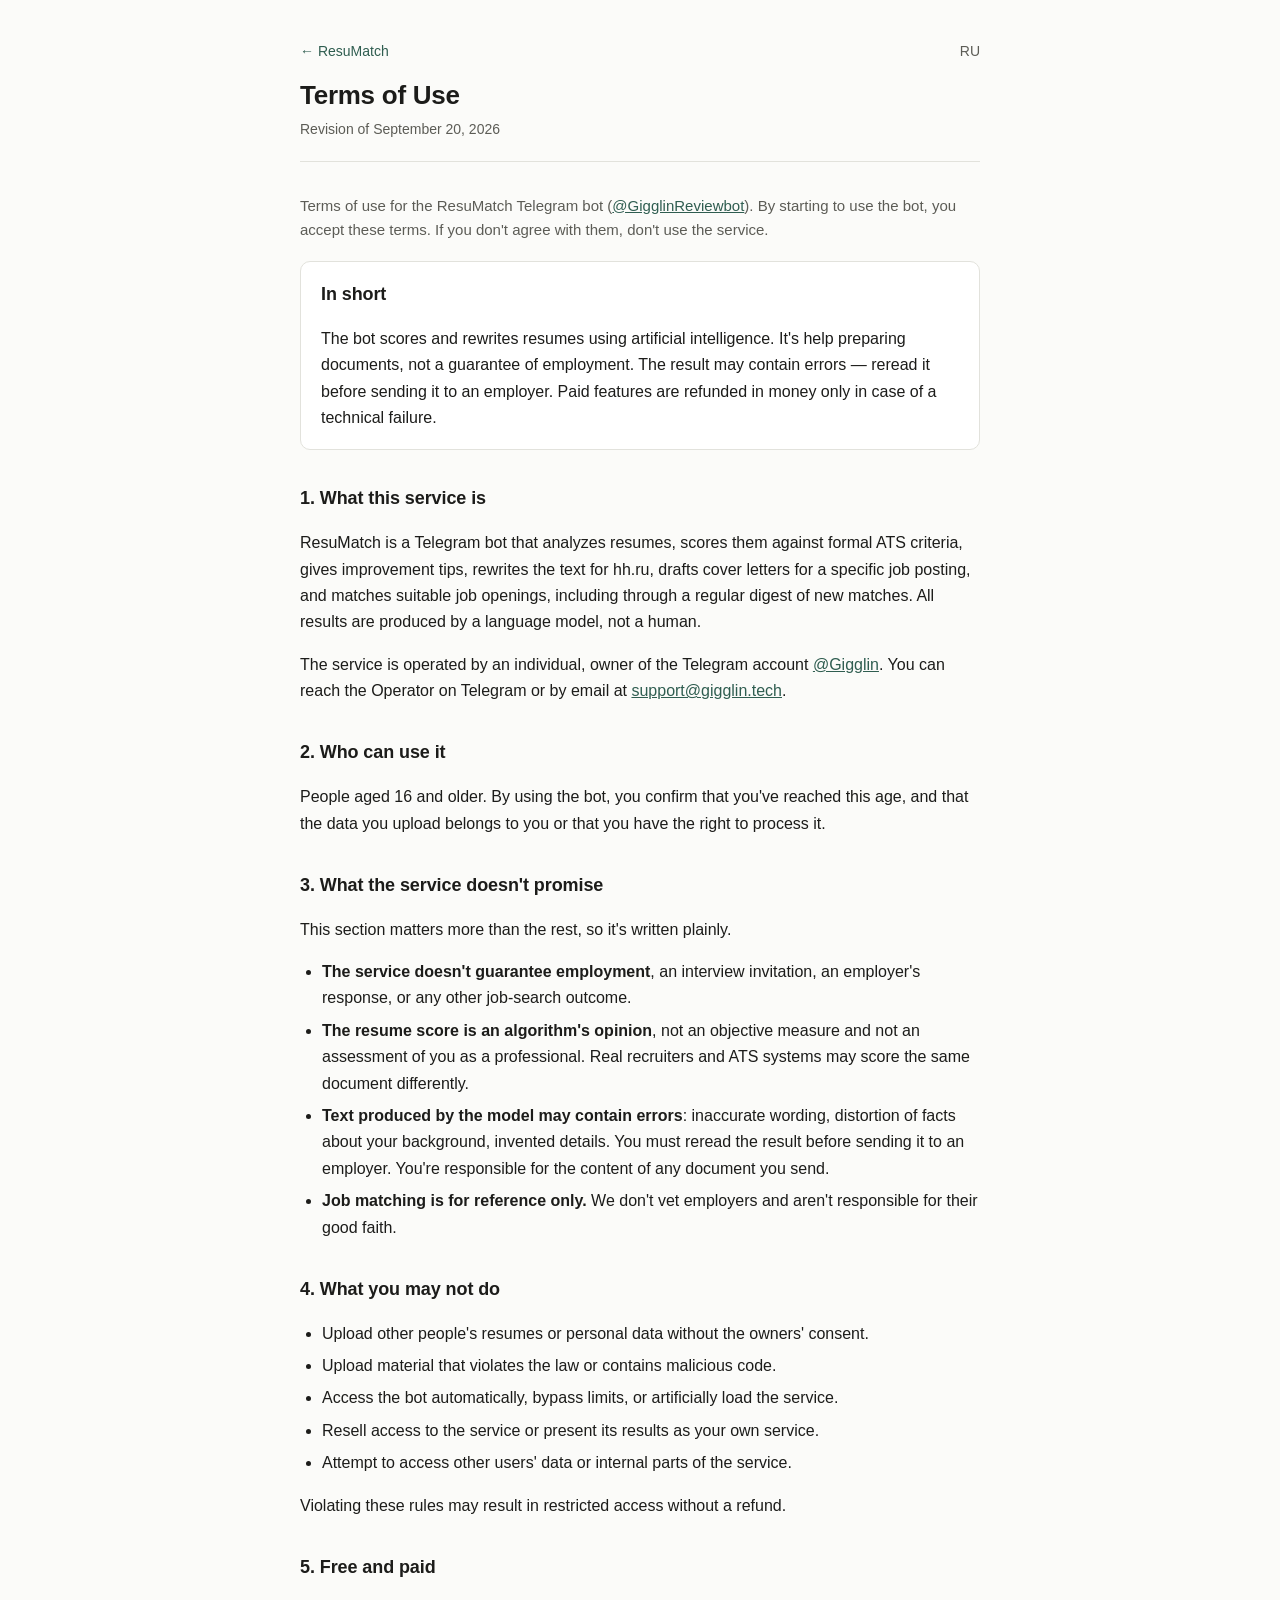
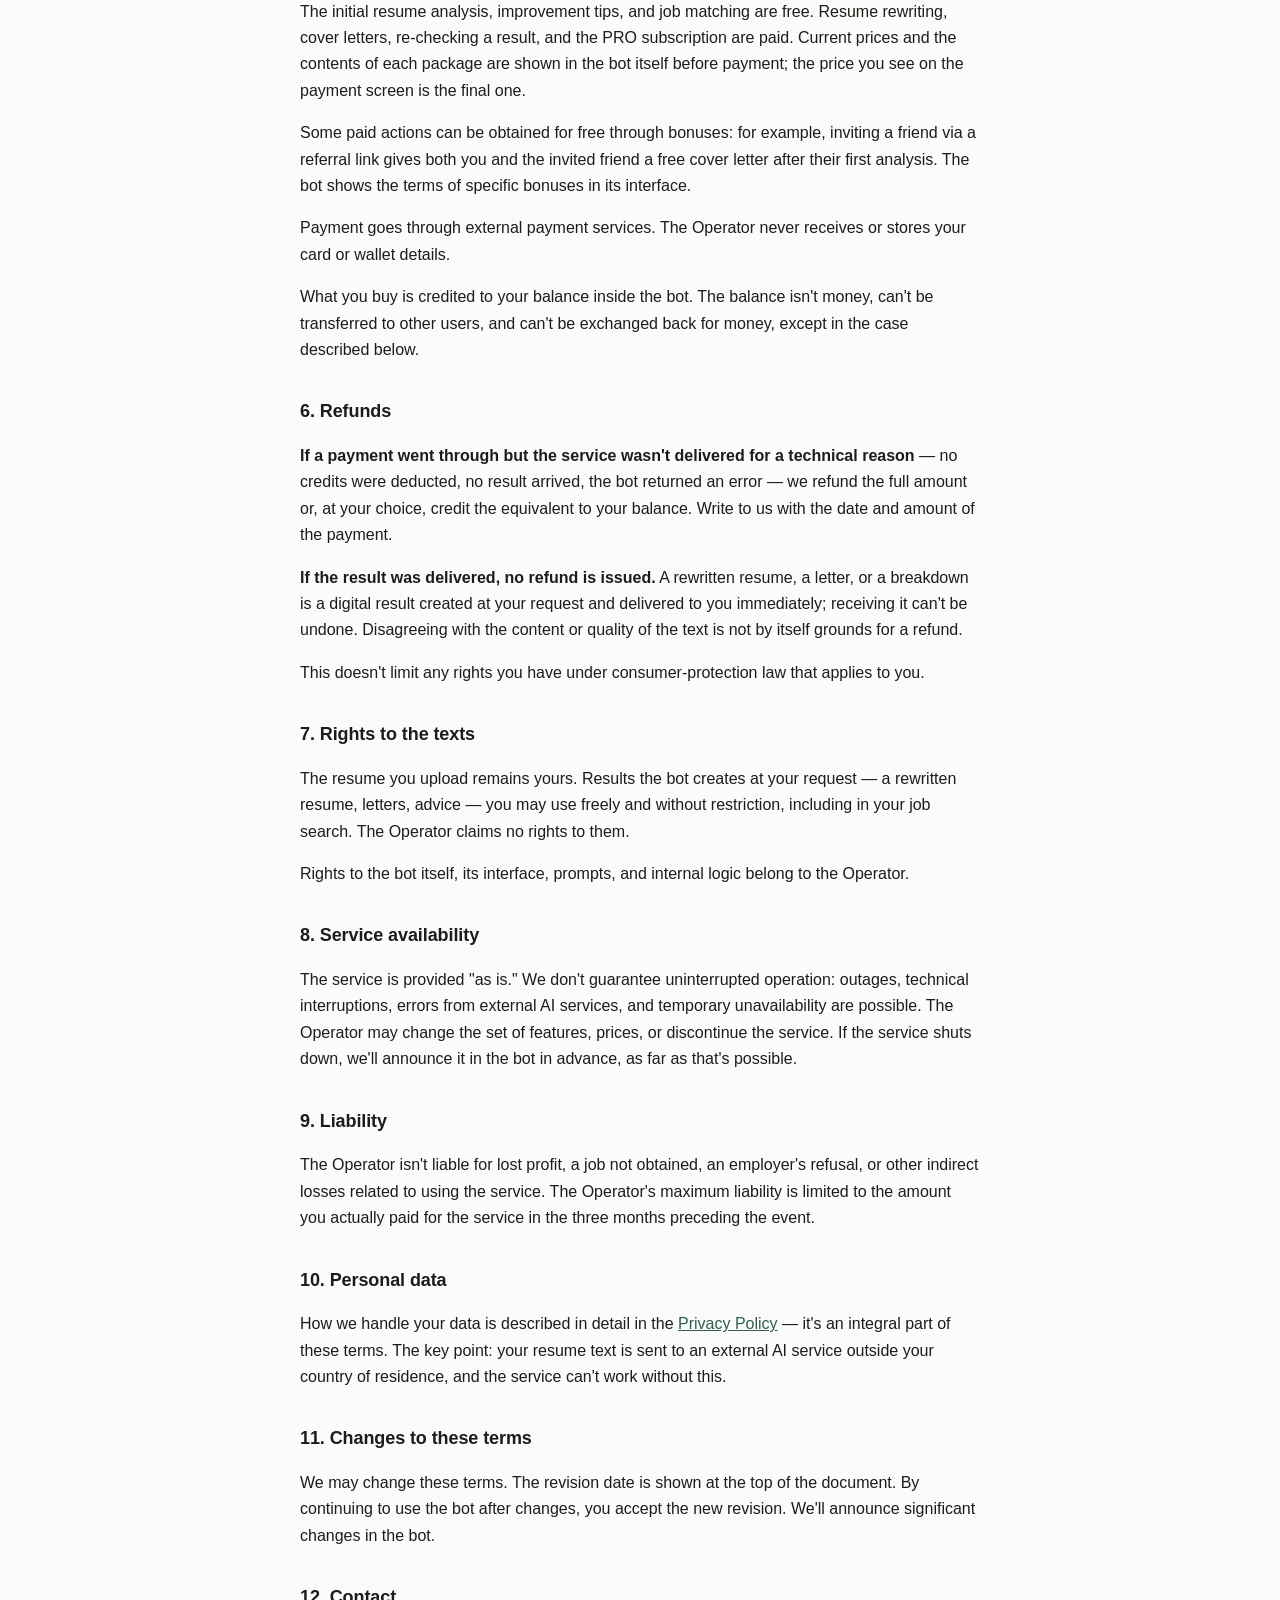
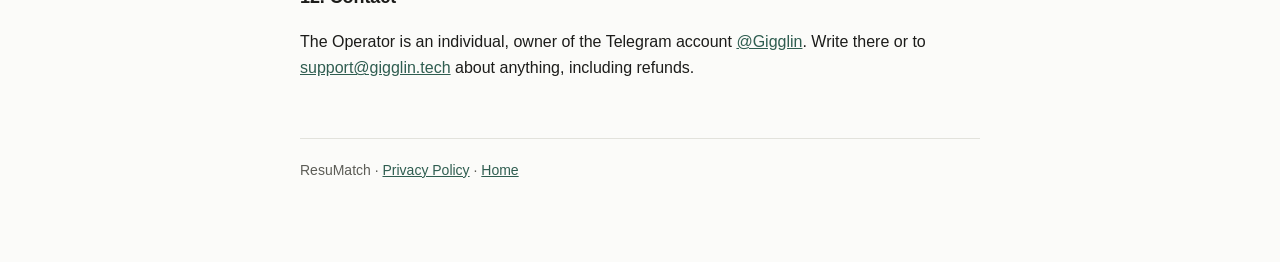
<file: terms-en.html>
<!doctype html>
<html lang="en">
<head>
<meta charset="utf-8">
<meta name="viewport" content="width=device-width, initial-scale=1">
<title>Terms of Use — ResuMatch</title>
<link rel="stylesheet" href="style.css">
</head>
<body>
<div class="wrap">
<header>
  <div class="header-row">
    <a class="home" href="./index-en.html">← ResuMatch</a>
    <a class="lang" href="./terms.html">RU</a>
  </div>
  <h1>Terms of Use</h1>
  <p class="updated">Revision of September 20, 2026</p>
</header>

<p class="lead">Terms of use for the ResuMatch Telegram bot (<a href="https://t.me/GigglinReviewbot">@GigglinReviewbot</a>). By starting to use the bot, you accept these terms. If you don't agree with them, don't use the service.</p>

<div class="card">
  <h2>In short</h2>
  <p>The bot scores and rewrites resumes using artificial intelligence. It's help preparing documents, not a guarantee of employment. The result may contain errors — reread it before sending it to an employer. Paid features are refunded in money only in case of a technical failure.</p>
</div>

<h2>1. What this service is</h2>
<p>ResuMatch is a Telegram bot that analyzes resumes, scores them against formal ATS criteria, gives improvement tips, rewrites the text for hh.ru, drafts cover letters for a specific job posting, and matches suitable job openings, including through a regular digest of new matches. All results are produced by a language model, not a human.</p>
<p>The service is operated by an individual, owner of the Telegram account <a href="https://t.me/Gigglin">@Gigglin</a>. You can reach the Operator on Telegram or by email at <a href="mailto:support@gigglin.tech">support@gigglin.tech</a>.</p>

<h2>2. Who can use it</h2>
<p>People aged 16 and older. By using the bot, you confirm that you've reached this age, and that the data you upload belongs to you or that you have the right to process it.</p>

<h2>3. What the service doesn't promise</h2>
<p>This section matters more than the rest, so it's written plainly.</p>
<ul>
  <li><strong>The service doesn't guarantee employment</strong>, an interview invitation, an employer's response, or any other job-search outcome.</li>
  <li><strong>The resume score is an algorithm's opinion</strong>, not an objective measure and not an assessment of you as a professional. Real recruiters and ATS systems may score the same document differently.</li>
  <li><strong>Text produced by the model may contain errors</strong>: inaccurate wording, distortion of facts about your background, invented details. You must reread the result before sending it to an employer. You're responsible for the content of any document you send.</li>
  <li><strong>Job matching is for reference only.</strong> We don't vet employers and aren't responsible for their good faith.</li>
</ul>

<h2>4. What you may not do</h2>
<ul>
  <li>Upload other people's resumes or personal data without the owners' consent.</li>
  <li>Upload material that violates the law or contains malicious code.</li>
  <li>Access the bot automatically, bypass limits, or artificially load the service.</li>
  <li>Resell access to the service or present its results as your own service.</li>
  <li>Attempt to access other users' data or internal parts of the service.</li>
</ul>
<p>Violating these rules may result in restricted access without a refund.</p>

<h2>5. Free and paid</h2>
<p>The initial resume analysis, improvement tips, and job matching are free. Resume rewriting, cover letters, re-checking a result, and the PRO subscription are paid. Current prices and the contents of each package are shown in the bot itself before payment; the price you see on the payment screen is the final one.</p>
<p>Some paid actions can be obtained for free through bonuses: for example, inviting a friend via a referral link gives both you and the invited friend a free cover letter after their first analysis. The bot shows the terms of specific bonuses in its interface.</p>
<p>Payment goes through external payment services. The Operator never receives or stores your card or wallet details.</p>
<p>What you buy is credited to your balance inside the bot. The balance isn't money, can't be transferred to other users, and can't be exchanged back for money, except in the case described below.</p>

<h2>6. Refunds</h2>
<p><strong>If a payment went through but the service wasn't delivered for a technical reason</strong> — no credits were deducted, no result arrived, the bot returned an error — we refund the full amount or, at your choice, credit the equivalent to your balance. Write to us with the date and amount of the payment.</p>
<p><strong>If the result was delivered, no refund is issued.</strong> A rewritten resume, a letter, or a breakdown is a digital result created at your request and delivered to you immediately; receiving it can't be undone. Disagreeing with the content or quality of the text is not by itself grounds for a refund.</p>
<p>This doesn't limit any rights you have under consumer-protection law that applies to you.</p>

<h2>7. Rights to the texts</h2>
<p>The resume you upload remains yours. Results the bot creates at your request — a rewritten resume, letters, advice — you may use freely and without restriction, including in your job search. The Operator claims no rights to them.</p>
<p>Rights to the bot itself, its interface, prompts, and internal logic belong to the Operator.</p>

<h2>8. Service availability</h2>
<p>The service is provided "as is." We don't guarantee uninterrupted operation: outages, technical interruptions, errors from external AI services, and temporary unavailability are possible. The Operator may change the set of features, prices, or discontinue the service. If the service shuts down, we'll announce it in the bot in advance, as far as that's possible.</p>

<h2>9. Liability</h2>
<p>The Operator isn't liable for lost profit, a job not obtained, an employer's refusal, or other indirect losses related to using the service. The Operator's maximum liability is limited to the amount you actually paid for the service in the three months preceding the event.</p>

<h2>10. Personal data</h2>
<p>How we handle your data is described in detail in the <a href="./privacy-en.html">Privacy Policy</a> — it's an integral part of these terms. The key point: your resume text is sent to an external AI service outside your country of residence, and the service can't work without this.</p>

<h2>11. Changes to these terms</h2>
<p>We may change these terms. The revision date is shown at the top of the document. By continuing to use the bot after changes, you accept the new revision. We'll announce significant changes in the bot.</p>

<h2>12. Contact</h2>
<p>The Operator is an individual, owner of the Telegram account <a href="https://t.me/Gigglin">@Gigglin</a>. Write there or to <a href="mailto:support@gigglin.tech">support@gigglin.tech</a> about anything, including refunds.</p>

<footer>
  ResuMatch · <a href="./privacy-en.html">Privacy Policy</a> · <a href="./index-en.html">Home</a>
</footer>
</div>
</body>
</html>
</file>
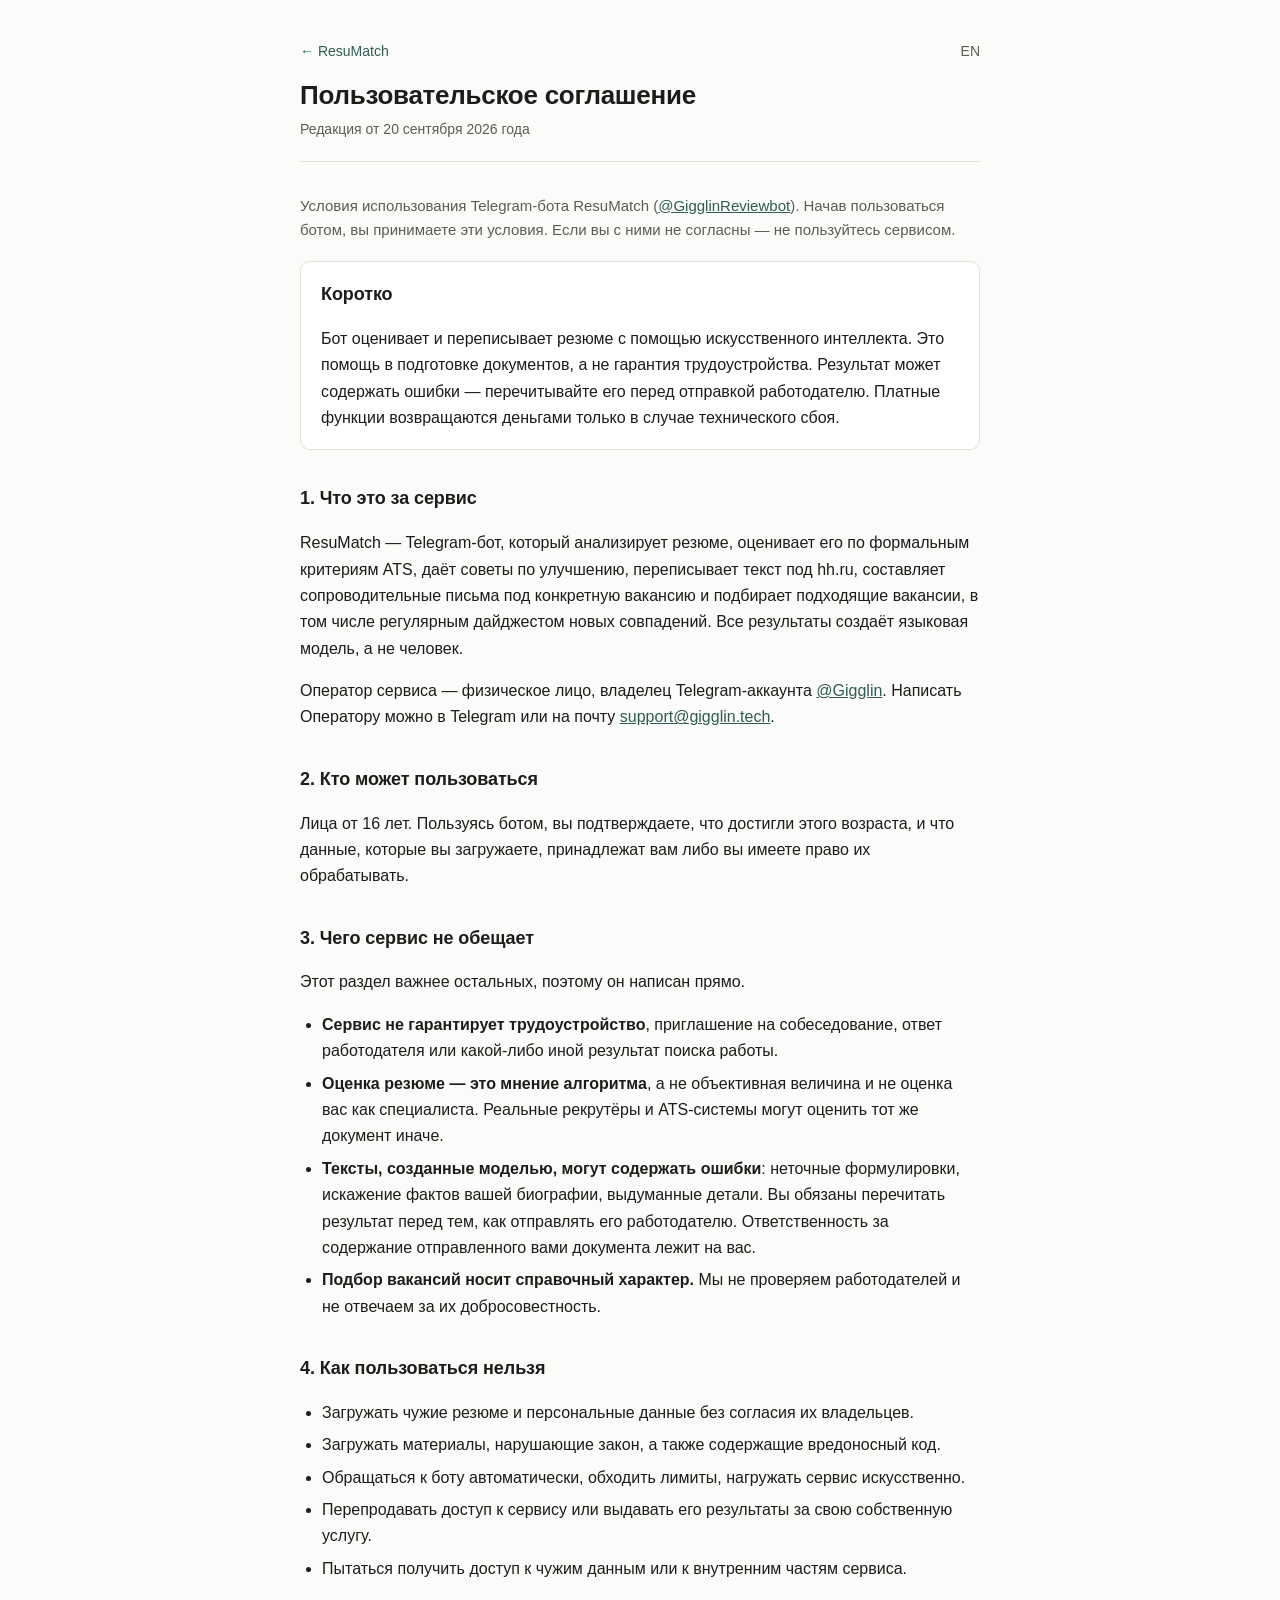
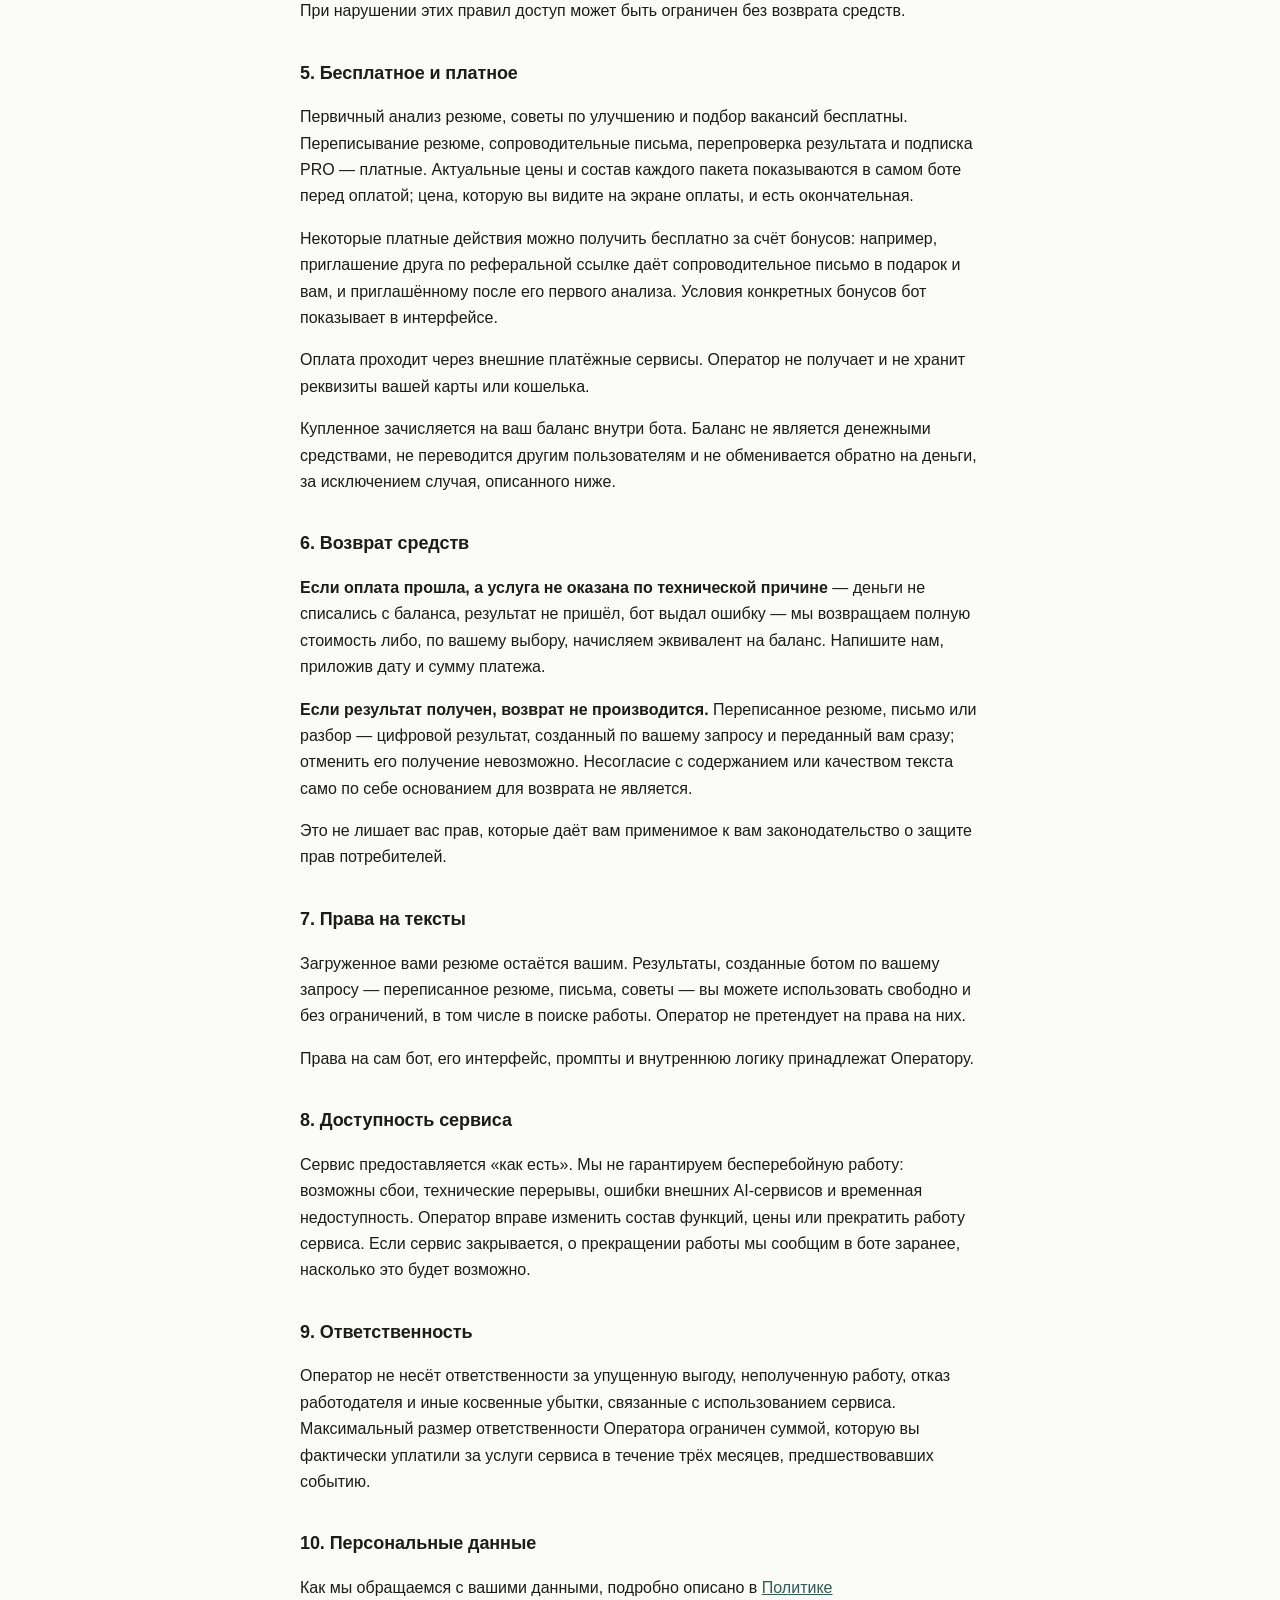
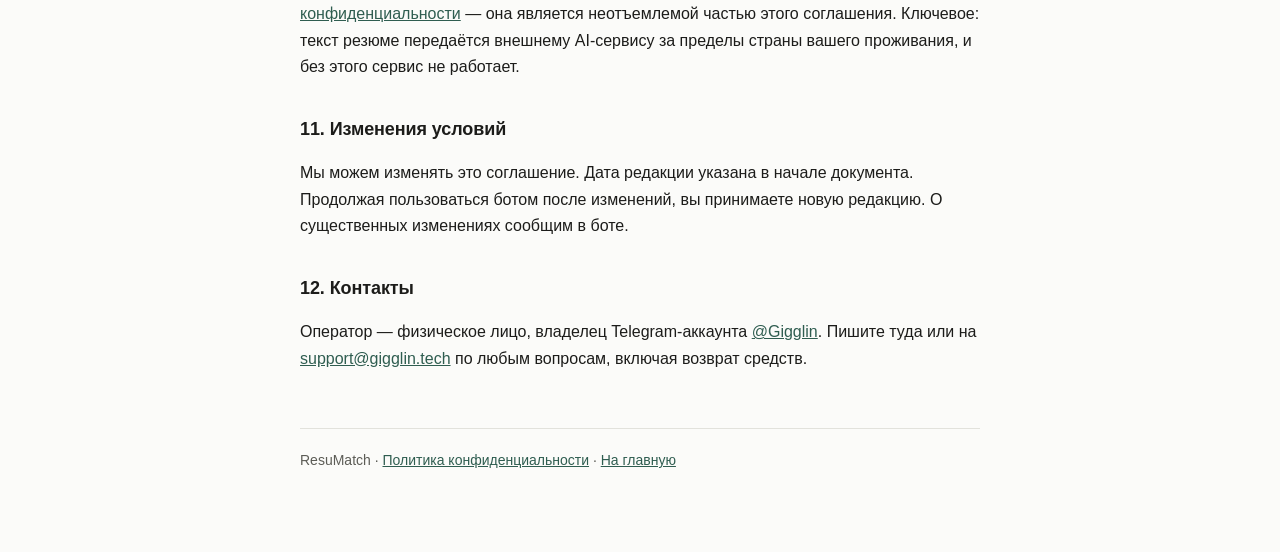
<file: terms.html>
<!doctype html>
<html lang="ru">
<head>
<meta charset="utf-8">
<meta name="viewport" content="width=device-width, initial-scale=1">
<title>Пользовательское соглашение — ResuMatch</title>
<link rel="stylesheet" href="style.css">
</head>
<body>
<div class="wrap">
<header>
  <div class="header-row">
    <a class="home" href="./">← ResuMatch</a>
    <a class="lang" href="./terms-en.html">EN</a>
  </div>
  <h1>Пользовательское соглашение</h1>
  <p class="updated">Редакция от 20 сентября 2026 года</p>
</header>

<p class="lead">Условия использования Telegram-бота ResuMatch (<a href="https://t.me/GigglinReviewbot">@GigglinReviewbot</a>). Начав пользоваться ботом, вы принимаете эти условия. Если вы с ними не согласны — не пользуйтесь сервисом.</p>

<div class="card">
  <h2>Коротко</h2>
  <p>Бот оценивает и переписывает резюме с помощью искусственного интеллекта. Это помощь в подготовке документов, а не гарантия трудоустройства. Результат может содержать ошибки — перечитывайте его перед отправкой работодателю. Платные функции возвращаются деньгами только в случае технического сбоя.</p>
</div>

<h2>1. Что это за сервис</h2>
<p>ResuMatch — Telegram-бот, который анализирует резюме, оценивает его по формальным критериям ATS, даёт советы по улучшению, переписывает текст под hh.ru, составляет сопроводительные письма под конкретную вакансию и подбирает подходящие вакансии, в том числе регулярным дайджестом новых совпадений. Все результаты создаёт языковая модель, а не человек.</p>
<p>Оператор сервиса — физическое лицо, владелец Telegram-аккаунта <a href="https://t.me/Gigglin">@Gigglin</a>. Написать Оператору можно в Telegram или на почту <a href="mailto:support@gigglin.tech">support@gigglin.tech</a>.</p>

<h2>2. Кто может пользоваться</h2>
<p>Лица от 16 лет. Пользуясь ботом, вы подтверждаете, что достигли этого возраста, и что данные, которые вы загружаете, принадлежат вам либо вы имеете право их обрабатывать.</p>

<h2>3. Чего сервис не обещает</h2>
<p>Этот раздел важнее остальных, поэтому он написан прямо.</p>
<ul>
  <li><strong>Сервис не гарантирует трудоустройство</strong>, приглашение на собеседование, ответ работодателя или какой-либо иной результат поиска работы.</li>
  <li><strong>Оценка резюме — это мнение алгоритма</strong>, а не объективная величина и не оценка вас как специалиста. Реальные рекрутёры и ATS-системы могут оценить тот же документ иначе.</li>
  <li><strong>Тексты, созданные моделью, могут содержать ошибки</strong>: неточные формулировки, искажение фактов вашей биографии, выдуманные детали. Вы обязаны перечитать результат перед тем, как отправлять его работодателю. Ответственность за содержание отправленного вами документа лежит на вас.</li>
  <li><strong>Подбор вакансий носит справочный характер.</strong> Мы не проверяем работодателей и не отвечаем за их добросовестность.</li>
</ul>

<h2>4. Как пользоваться нельзя</h2>
<ul>
  <li>Загружать чужие резюме и персональные данные без согласия их владельцев.</li>
  <li>Загружать материалы, нарушающие закон, а также содержащие вредоносный код.</li>
  <li>Обращаться к боту автоматически, обходить лимиты, нагружать сервис искусственно.</li>
  <li>Перепродавать доступ к сервису или выдавать его результаты за свою собственную услугу.</li>
  <li>Пытаться получить доступ к чужим данным или к внутренним частям сервиса.</li>
</ul>
<p>При нарушении этих правил доступ может быть ограничен без возврата средств.</p>

<h2>5. Бесплатное и платное</h2>
<p>Первичный анализ резюме, советы по улучшению и подбор вакансий бесплатны. Переписывание резюме, сопроводительные письма, перепроверка результата и подписка PRO — платные. Актуальные цены и состав каждого пакета показываются в самом боте перед оплатой; цена, которую вы видите на экране оплаты, и есть окончательная.</p>
<p>Некоторые платные действия можно получить бесплатно за счёт бонусов: например, приглашение друга по реферальной ссылке даёт сопроводительное письмо в подарок и вам, и приглашённому после его первого анализа. Условия конкретных бонусов бот показывает в интерфейсе.</p>
<p>Оплата проходит через внешние платёжные сервисы. Оператор не получает и не хранит реквизиты вашей карты или кошелька.</p>
<p>Купленное зачисляется на ваш баланс внутри бота. Баланс не является денежными средствами, не переводится другим пользователям и не обменивается обратно на деньги, за исключением случая, описанного ниже.</p>

<h2>6. Возврат средств</h2>
<p><strong>Если оплата прошла, а услуга не оказана по технической причине</strong> — деньги не списались с баланса, результат не пришёл, бот выдал ошибку — мы возвращаем полную стоимость либо, по вашему выбору, начисляем эквивалент на баланс. Напишите нам, приложив дату и сумму платежа.</p>
<p><strong>Если результат получен, возврат не производится.</strong> Переписанное резюме, письмо или разбор — цифровой результат, созданный по вашему запросу и переданный вам сразу; отменить его получение невозможно. Несогласие с содержанием или качеством текста само по себе основанием для возврата не является.</p>
<p>Это не лишает вас прав, которые даёт вам применимое к вам законодательство о защите прав потребителей.</p>

<h2>7. Права на тексты</h2>
<p>Загруженное вами резюме остаётся вашим. Результаты, созданные ботом по вашему запросу — переписанное резюме, письма, советы — вы можете использовать свободно и без ограничений, в том числе в поиске работы. Оператор не претендует на права на них.</p>
<p>Права на сам бот, его интерфейс, промпты и внутреннюю логику принадлежат Оператору.</p>

<h2>8. Доступность сервиса</h2>
<p>Сервис предоставляется «как есть». Мы не гарантируем бесперебойную работу: возможны сбои, технические перерывы, ошибки внешних AI-сервисов и временная недоступность. Оператор вправе изменить состав функций, цены или прекратить работу сервиса. Если сервис закрывается, о прекращении работы мы сообщим в боте заранее, насколько это будет возможно.</p>

<h2>9. Ответственность</h2>
<p>Оператор не несёт ответственности за упущенную выгоду, неполученную работу, отказ работодателя и иные косвенные убытки, связанные с использованием сервиса. Максимальный размер ответственности Оператора ограничен суммой, которую вы фактически уплатили за услуги сервиса в течение трёх месяцев, предшествовавших событию.</p>

<h2>10. Персональные данные</h2>
<p>Как мы обращаемся с вашими данными, подробно описано в <a href="./privacy.html">Политике конфиденциальности</a> — она является неотъемлемой частью этого соглашения. Ключевое: текст резюме передаётся внешнему AI-сервису за пределы страны вашего проживания, и без этого сервис не работает.</p>

<h2>11. Изменения условий</h2>
<p>Мы можем изменять это соглашение. Дата редакции указана в начале документа. Продолжая пользоваться ботом после изменений, вы принимаете новую редакцию. О существенных изменениях сообщим в боте.</p>

<h2>12. Контакты</h2>
<p>Оператор — физическое лицо, владелец Telegram-аккаунта <a href="https://t.me/Gigglin">@Gigglin</a>. Пишите туда или на <a href="mailto:support@gigglin.tech">support@gigglin.tech</a> по любым вопросам, включая возврат средств.</p>

<footer>
  ResuMatch · <a href="./privacy.html">Политика конфиденциальности</a> · <a href="./">На главную</a>
</footer>
</div>
</body>
</html>
</file>
<file: style.css>
:root {
  --bg: #fbfbf9;
  --fg: #1c1c1a;
  --muted: #5c5c56;
  --rule: #e2e2dc;
  --accent: #2f5d50;
  --card: #ffffff;
}
@media (prefers-color-scheme: dark) {
  :root:not([data-theme="light"]) {
    --bg: #16171a;
    --fg: #e8e8e4;
    --muted: #a0a09a;
    --rule: #2c2e33;
    --accent: #7fb3a1;
    --card: #1d1f23;
  }
}
* { box-sizing: border-box; }
body {
  margin: 0;
  background: var(--bg);
  color: var(--fg);
  font: 16px/1.65 -apple-system, BlinkMacSystemFont, "Segoe UI", Roboto, Helvetica, Arial, sans-serif;
  -webkit-text-size-adjust: 100%;
}
.wrap { max-width: 720px; margin: 0 auto; padding: 40px 20px 80px; }
header { border-bottom: 1px solid var(--rule); padding-bottom: 20px; margin-bottom: 32px; }
.home { color: var(--accent); text-decoration: none; font-size: 14px; font-weight: 500; }
.home:hover { text-decoration: underline; }
.header-row { display: flex; align-items: center; }
.lang { margin-left: auto; color: var(--muted); text-decoration: none; font-size: 14px; font-weight: 500; }
.lang:hover { color: var(--accent); text-decoration: underline; }
h1 { font-size: 26px; line-height: 1.25; margin: 16px 0 6px; letter-spacing: -0.01em; }
h2 { font-size: 18px; margin: 34px 0 10px; letter-spacing: -0.005em; }
h3 { font-size: 15px; margin: 22px 0 6px; color: var(--muted); text-transform: uppercase; letter-spacing: 0.06em; }
p, li { color: var(--fg); }
ul { padding-left: 22px; }
li { margin: 6px 0; }
.updated { color: var(--muted); font-size: 14px; margin: 0; }
.lead { color: var(--muted); font-size: 15px; }
a { color: var(--accent); }
.card {
  background: var(--card);
  border: 1px solid var(--rule);
  border-radius: 10px;
  padding: 18px 20px;
  margin: 18px 0;
}
.card h2 { margin-top: 0; }
.card p { margin-bottom: 0; }
table { border-collapse: collapse; width: 100%; margin: 14px 0; font-size: 15px; }
th, td { text-align: left; padding: 9px 10px; border-bottom: 1px solid var(--rule); vertical-align: top; }
th { font-weight: 600; color: var(--muted); font-size: 13px; text-transform: uppercase; letter-spacing: 0.05em; }
.scroll { overflow-x: auto; }
footer { margin-top: 56px; padding-top: 20px; border-top: 1px solid var(--rule); color: var(--muted); font-size: 14px; }
code { background: var(--rule); padding: 1px 5px; border-radius: 4px; font-size: 0.9em; }
</file>
